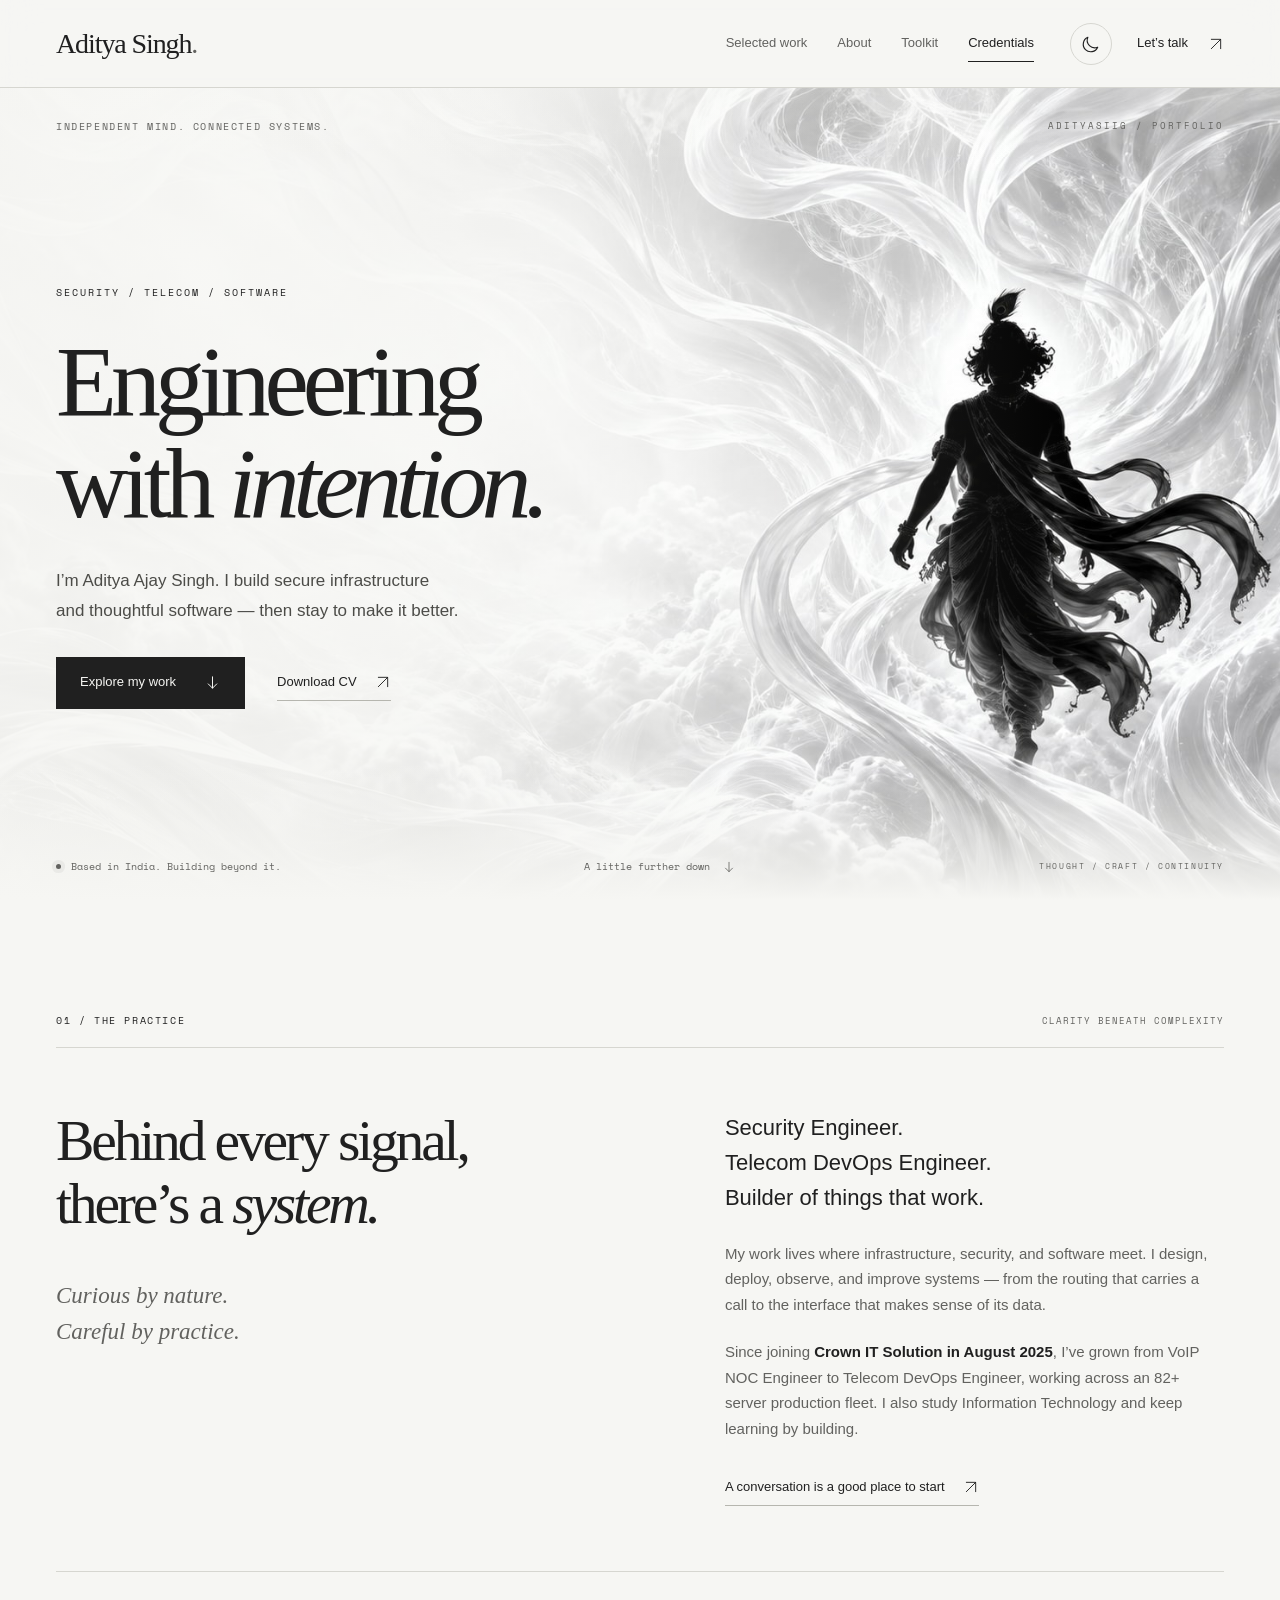
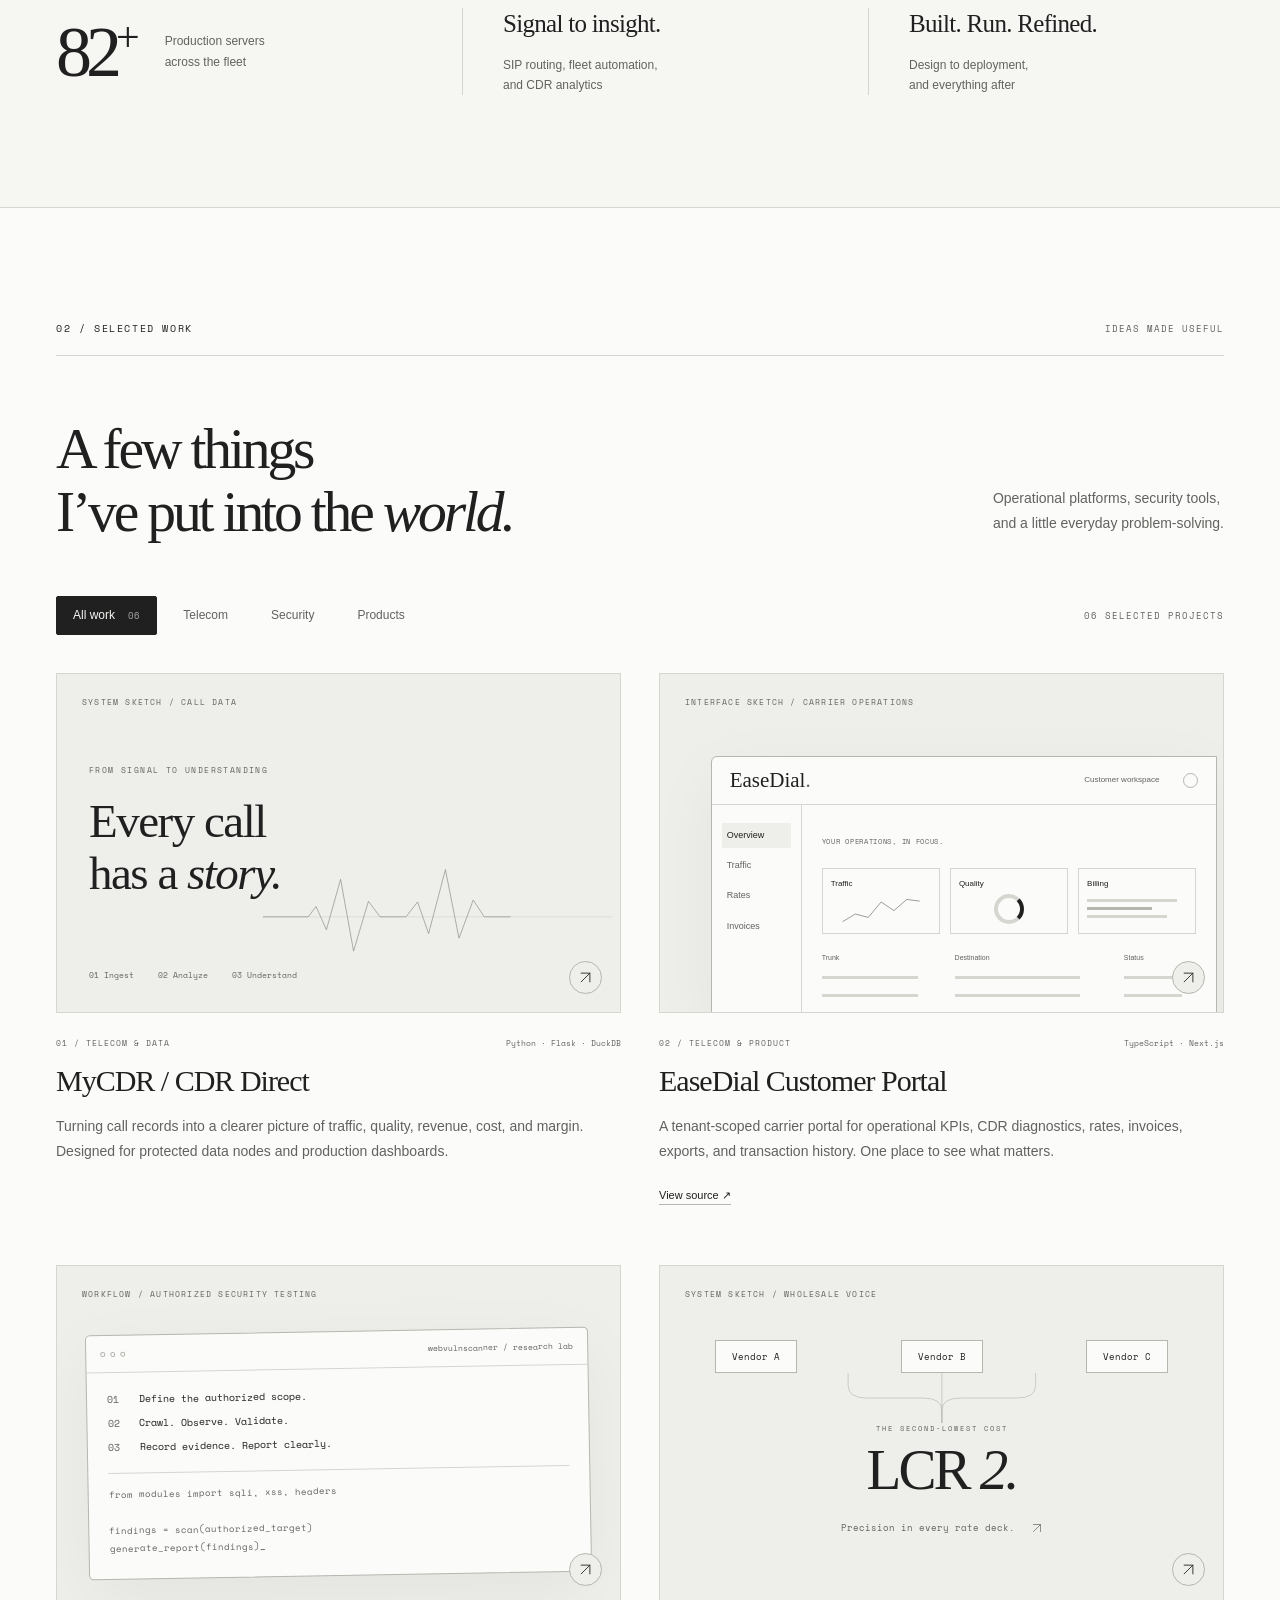
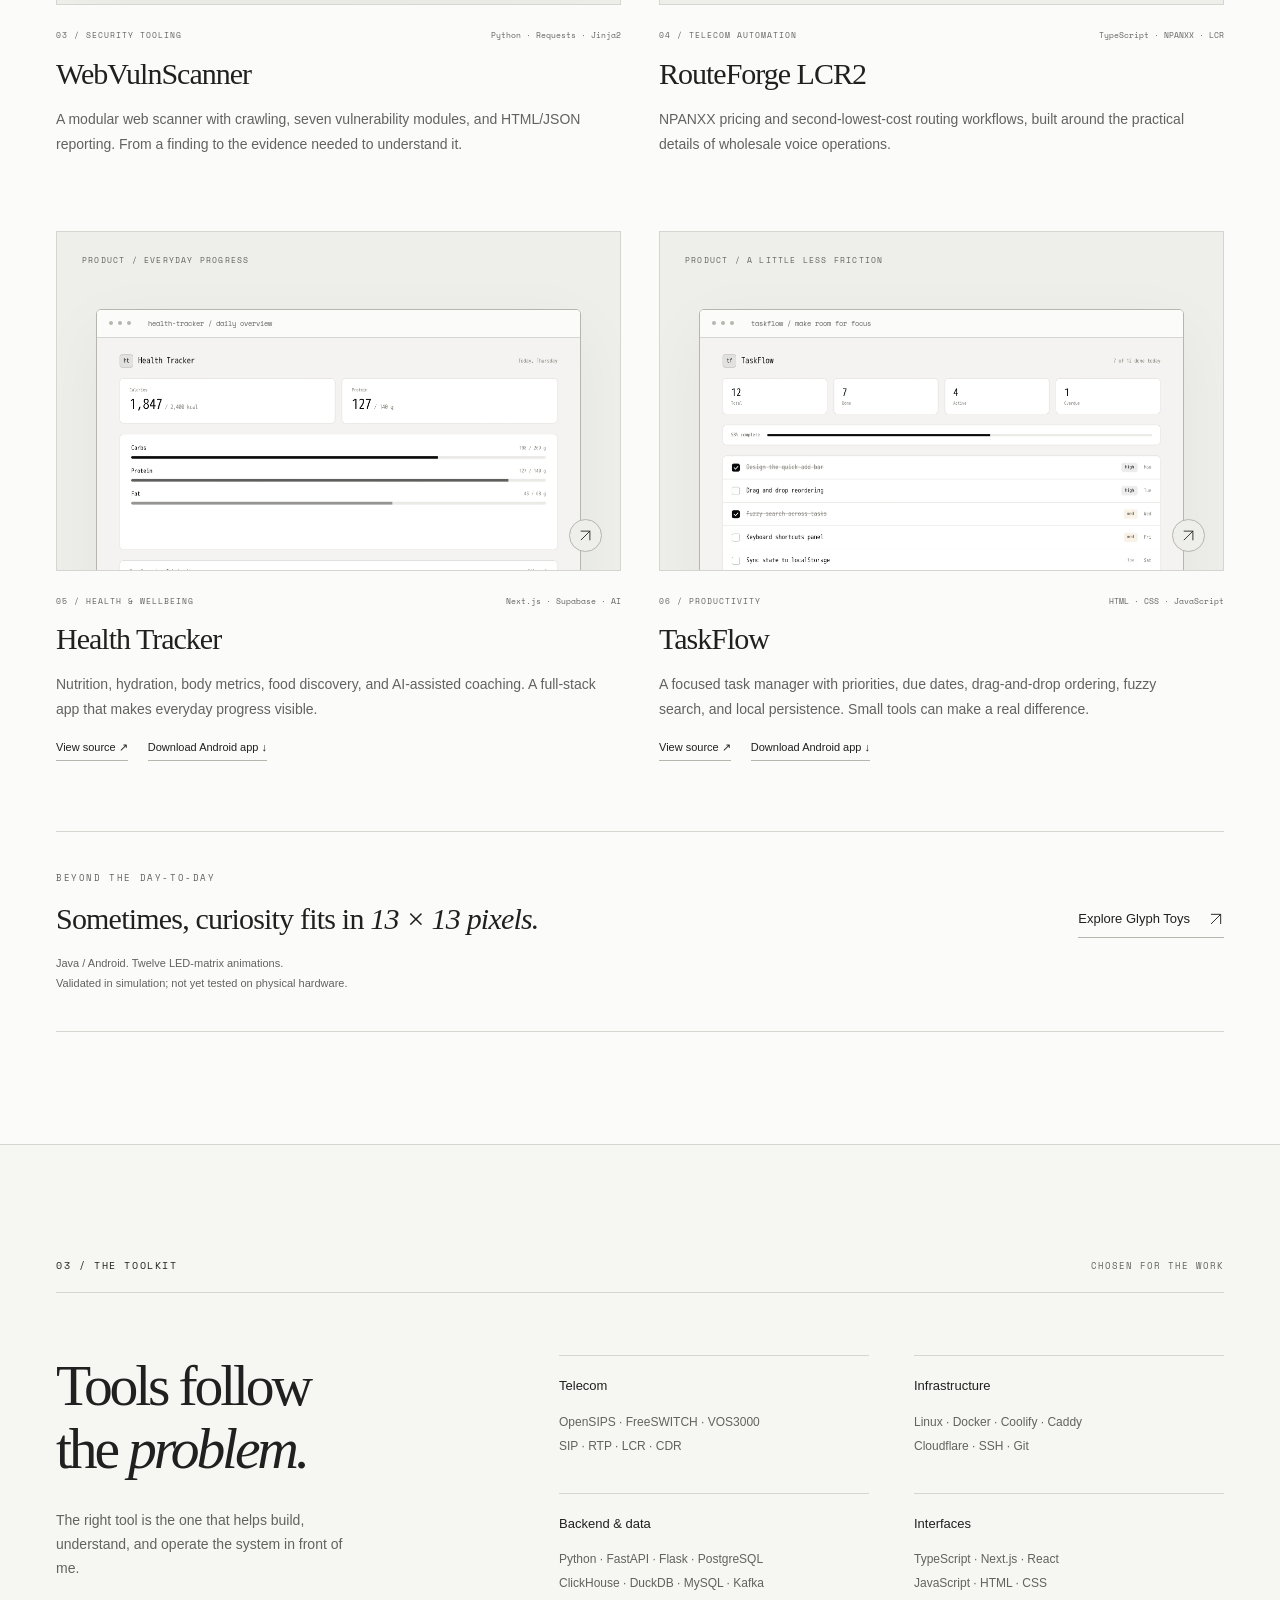
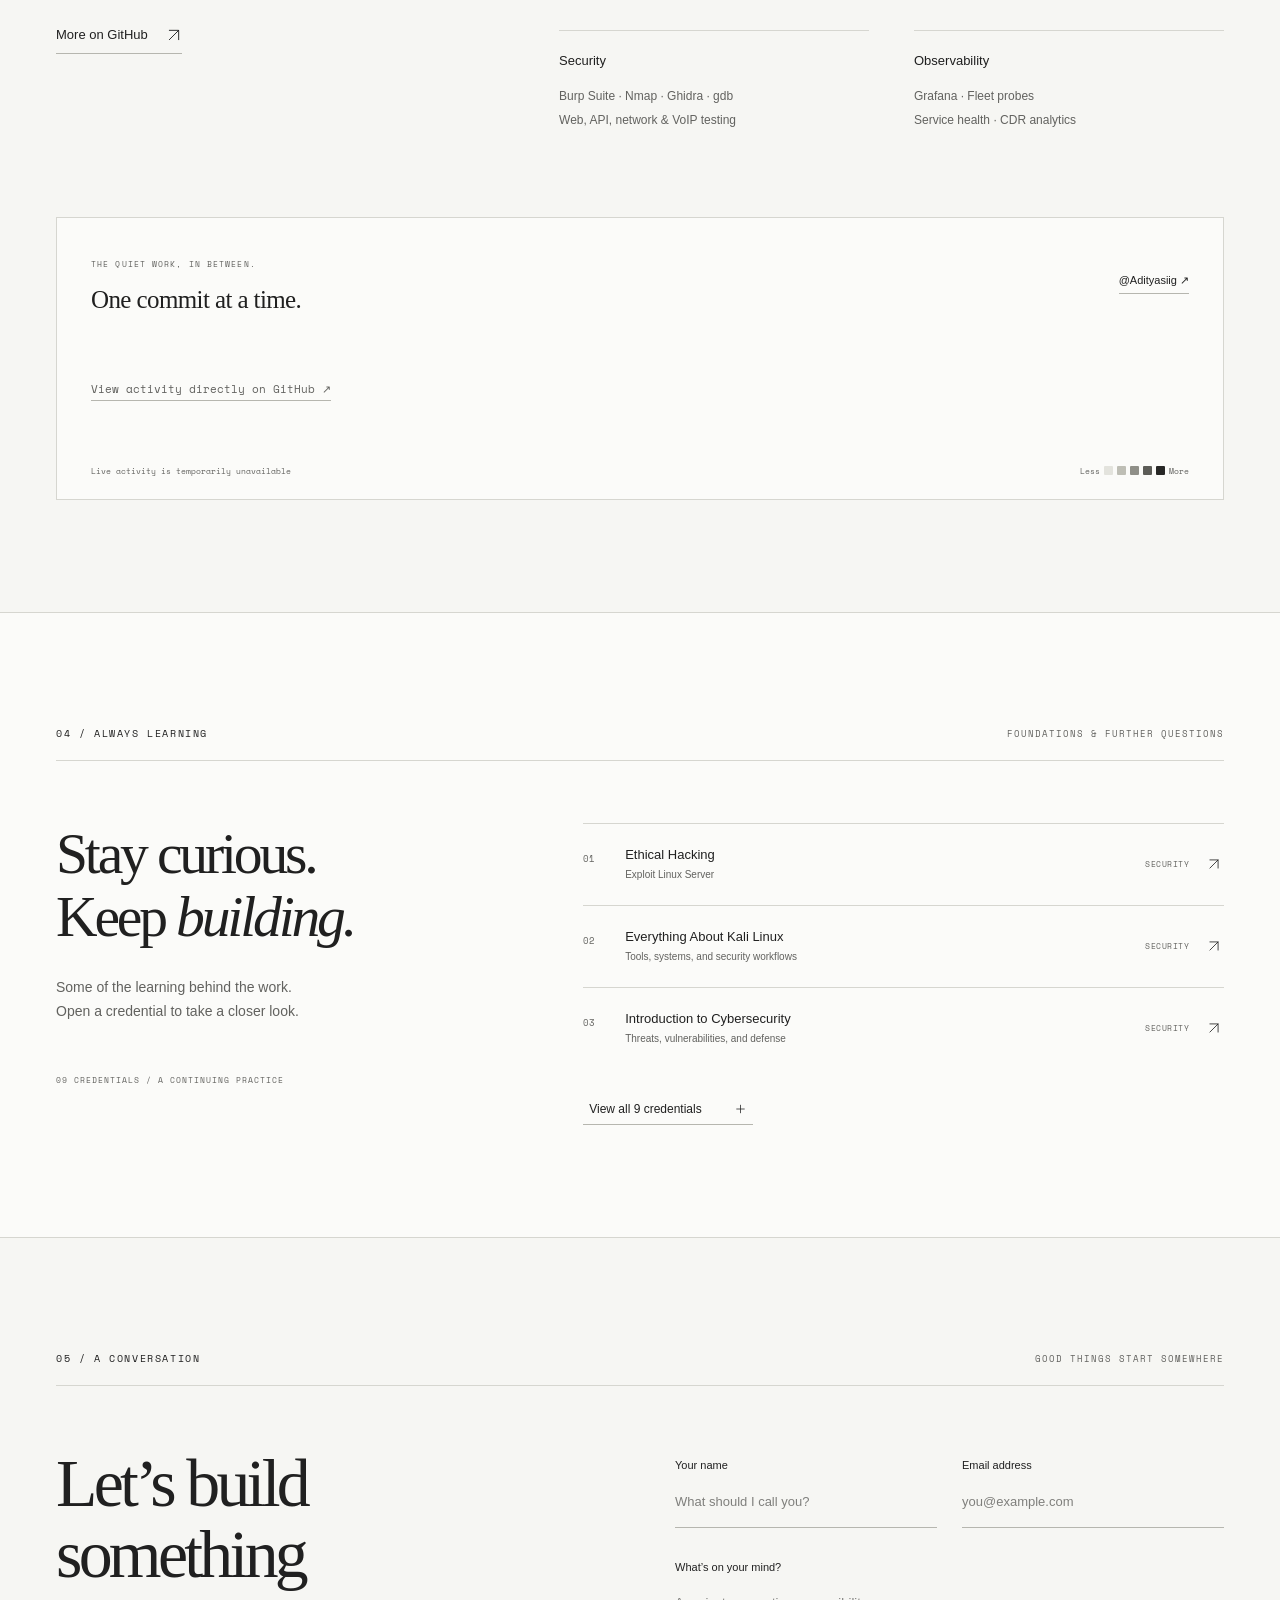
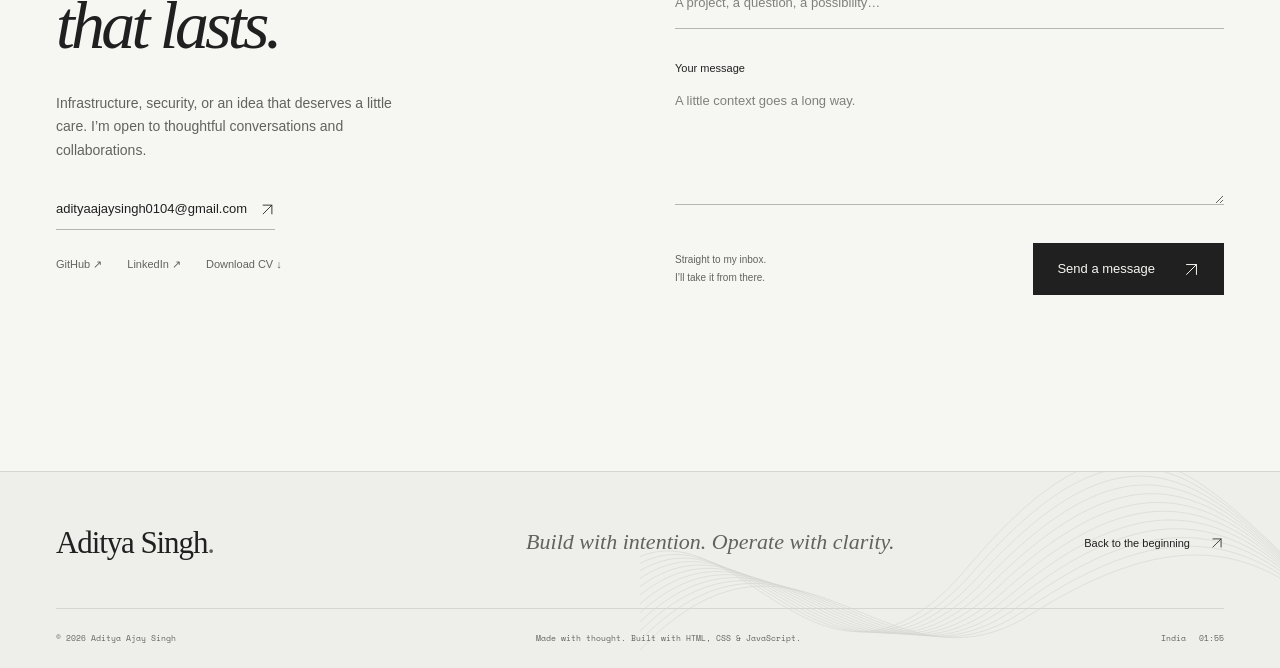
<file: index.html>
<!doctype html>
<html lang="en" class="no-js" data-theme="light">
<head>
  <meta charset="utf-8">
  <meta name="viewport" content="width=device-width, initial-scale=1">
  <meta name="description" content="Aditya Ajay Singh — Security Engineer and Telecom DevOps Engineer. Secure infrastructure, thoughtful software, and systems built to last.">
  <meta name="author" content="Aditya Ajay Singh">
  <meta name="theme-color" content="#f6f6f3">
  <meta name="robots" content="index, follow, max-image-preview:large">
  <link rel="canonical" href="https://adityasiig.github.io/Portfolio/">
  <meta property="og:title" content="Aditya Ajay Singh — Engineering with intention">
  <meta property="og:description" content="Security, telecom infrastructure, and thoughtful software. A selection of the systems I build and the work behind them.">
  <meta property="og:type" content="website">
  <meta property="og:url" content="https://adityasiig.github.io/Portfolio/">
  <meta property="og:site_name" content="Aditya Ajay Singh">
  <meta property="og:image" content="https://adityasiig.github.io/Portfolio/public/images/flow/social-cover.png">
  <meta property="og:image:alt" content="Aditya Ajay Singh, surrounded by flowing silver-white ribbons">
  <meta name="twitter:card" content="summary_large_image">
  <meta name="twitter:title" content="Aditya Ajay Singh — Engineering with intention">
  <meta name="twitter:description" content="Security, telecom infrastructure, and thoughtful software. Built with intention. Operated with clarity.">
  <meta name="twitter:image" content="https://adityasiig.github.io/Portfolio/public/images/flow/social-cover.png">
  <title>Aditya Ajay Singh — Engineering with intention</title>
  <link rel="icon" href="public/images/favicon.svg?v=flow" type="image/svg+xml">
  <link rel="icon" href="public/images/favicon.ico?v=flow" sizes="any">
  <link rel="apple-touch-icon" href="public/images/favicon.png?v=flow">
  <link rel="preload" href="public/images/flow/light.jpg" as="image">
  <link rel="preload" href="public/fonts/space-mono.woff2" as="font" type="font/woff2" crossorigin>
  <script>
    document.documentElement.classList.remove('no-js');
    (function () {
      var theme;
      try { theme = localStorage.getItem('theme'); } catch (e) {}
      if (theme !== 'light' && theme !== 'dark') theme = matchMedia('(prefers-color-scheme: dark)').matches ? 'dark' : 'light';
      document.documentElement.dataset.theme = theme;
    })();
  </script>
  <link rel="stylesheet" href="public/css/main.css?v=flow-2">
  <script defer src="public/js/script.js?v=flow-2"></script>
  <script type="application/ld+json">
  {"@context":"https://schema.org","@type":"Person","name":"Aditya Ajay Singh","url":"https://adityasiig.github.io/Portfolio/","jobTitle":"Security Engineer and Telecom DevOps Engineer","email":"mailto:adityaajaysingh0104@gmail.com","knowsAbout":["Telecom Infrastructure","Security Engineering","OpenSIPS","FreeSWITCH","Python","Web Development"],"sameAs":["https://github.com/Adityasiig","https://linkedin.com/in/singhaditya70"]}
  </script>
</head>
<body>
  <svg class="icon-library" xmlns="http://www.w3.org/2000/svg" aria-hidden="true">
    <symbol id="i-arrow" viewBox="0 0 24 24"><path d="M5 19 19 5M5 5h14v14"/></symbol>
    <symbol id="i-down" viewBox="0 0 24 24"><path d="M12 4v16m-6-6 6 6 6-6"/></symbol>
    <symbol id="i-sun" viewBox="0 0 24 24"><circle cx="12" cy="12" r="4"/><path d="M12 2v2m0 16v2M2 12h2m16 0h2M5 5l1.5 1.5m11 11L19 19M5 19l1.5-1.5m11-11L19 5"/></symbol>
    <symbol id="i-moon" viewBox="0 0 24 24"><path d="M20 15.8A9 9 0 0 1 8.2 4a9 9 0 1 0 11.8 11.8Z"/></symbol>
    <symbol id="i-plus" viewBox="0 0 24 24"><path d="M12 5v14M5 12h14"/></symbol>
    <symbol id="i-close" viewBox="0 0 24 24"><path d="m6 6 12 12M6 18 18 6"/></symbol>
  </svg>
  <a class="skip-link" href="#main">Skip to content</a>
  <header class="site-header"><div class="header-inner">
    <a class="wordmark" href="#home" aria-label="Aditya Singh, home">Aditya Singh<span>.</span></a>
    <nav class="site-nav" id="site-nav" aria-label="Main navigation"><a href="#work">Selected work</a><a href="#system">About</a><a href="#toolkit">Toolkit</a><a href="#certs">Credentials</a></nav>
    <div class="header-actions"><button class="theme-toggle icon-button" id="themeBtn" type="button" aria-label="Switch to dark theme"><svg class="icon theme-moon" aria-hidden="true"><use href="#i-moon"/></svg><svg class="icon theme-sun" aria-hidden="true"><use href="#i-sun"/></svg></button><a class="header-contact" href="#contact">Let’s talk <svg class="icon" aria-hidden="true"><use href="#i-arrow"/></svg></a><button class="menu-toggle icon-button" id="menuBtn" type="button" aria-label="Open navigation" aria-expanded="false" aria-controls="site-nav"><span></span><span></span></button></div>
  </div></header>
  <main id="main">
    <section class="hero" id="home" aria-labelledby="hero-title">
      <div class="hero-art" aria-hidden="true"><img class="art-light" src="public/images/flow/light.jpg" alt="" width="1672" height="941" fetchpriority="high"><img class="art-dark" src="public/images/flow/dark.jpg" alt="" width="736" height="1308"></div>
      <div class="hero-content wrap"><div class="hero-topline"><span class="eyebrow">Independent mind. Connected systems.</span><span class="hero-edition">ADITYASIIG / PORTFOLIO</span></div><div class="hero-copy"><p class="eyebrow hero-kicker">Security / Telecom / Software</p><h1 id="hero-title">Engineering<br>with <em>intention.</em></h1><p class="hero-intro">I’m Aditya Ajay Singh. I build secure infrastructure<br class="desktop-break"> and thoughtful software — then stay to make it better.</p><div class="hero-actions"><a class="button button-solid" href="#work">Explore my work <svg class="icon" aria-hidden="true"><use href="#i-down"/></svg></a><a class="text-link" href="public/files/cv.pdf" download>Download CV <svg class="icon" aria-hidden="true"><use href="#i-arrow"/></svg></a></div></div><div class="hero-bottom"><span><span class="status-dot"></span> Based in India. Building beyond it.</span><a href="#system">A little further down <svg class="icon" aria-hidden="true"><use href="#i-down"/></svg></a><span class="hero-coordinate">THOUGHT / CRAFT / CONTINUITY</span></div></div>
    </section>

    <section class="practice section wrap" id="system" aria-labelledby="practice-title">
      <div class="section-label" data-reveal><span>01 / The practice</span><span>Clarity beneath complexity</span></div>
      <div class="practice-grid"><div data-reveal><h2 id="practice-title">Behind every signal,<br>there’s a <em>system.</em></h2><p class="display-note">Curious by nature.<br>Careful by practice.</p></div><div class="practice-copy" data-reveal><p class="lead">Security Engineer.<br>Telecom DevOps Engineer.<br>Builder of things that work.</p><p>My work lives where infrastructure, security, and software meet. I design, deploy, observe, and improve systems — from the routing that carries a call to the interface that makes sense of its data.</p><p>Since joining <strong>Crown IT Solution in August 2025</strong>, I’ve grown from VoIP NOC Engineer to Telecom DevOps Engineer, working across an 82+ server production fleet. I also study Information Technology and keep learning by building.</p><a class="text-link" href="#contact">A conversation is a good place to start <svg class="icon" aria-hidden="true"><use href="#i-arrow"/></svg></a></div></div>
      <div class="practice-facts" data-reveal><div><span class="fact-number">82<span>+</span></span><p>Production servers<br>across the fleet</p></div><div><span class="fact-word">Signal to insight.</span><p>SIP routing, fleet automation,<br>and CDR analytics</p></div><div><span class="fact-word">Built. Run. Refined.</span><p>Design to deployment,<br>and everything after</p></div></div>
    </section>

    <section class="work section" id="work" aria-labelledby="work-title"><div class="wrap">
      <div class="section-label" data-reveal><span>02 / Selected work</span><span>Ideas made useful</span></div><div class="section-heading" data-reveal><h2 id="work-title">A few things<br>I’ve put into the <em>world.</em></h2><p>Operational platforms, security tools,<br>and a little everyday problem-solving.</p></div>
      <div class="work-controls" data-reveal><div class="filters" role="group" aria-label="Filter projects"><button class="filter is-active" data-filter="all" aria-pressed="true" type="button">All work <span>06</span></button><button class="filter" data-filter="telecom" aria-pressed="false" type="button">Telecom</button><button class="filter" data-filter="security" aria-pressed="false" type="button">Security</button><button class="filter" data-filter="products" aria-pressed="false" type="button">Products</button></div><span class="eyebrow" id="project-count" aria-live="polite">06 selected projects</span></div>
      <div class="project-grid" id="project-grid">
        <article class="project" data-category="telecom" data-reveal>
          <a class="project-visual visual-cdr" href="https://github.com/Adityasiig/cdr-direct" target="_blank" rel="noopener noreferrer" aria-label="Explore MyCDR source on GitHub"><span class="visual-caption">SYSTEM SKETCH / CALL DATA</span><div class="cdr-sketch"><span class="sketch-overline">FROM SIGNAL TO UNDERSTANDING</span><strong>Every call<br>has a <em>story.</em></strong><svg class="signal-line" viewBox="0 0 540 140" aria-hidden="true"><path class="signal-base" d="M0 96H540"/><path d="M0 96h70l12-16 16 36 22-78 20 111 23-77 18 24h40l18-23 17 49 26-99 21 106 22-59 17 26h98l18-20 17 39 16-19h70"/></svg><div class="sketch-stages"><span>01 Ingest</span><span>02 Analyze</span><span>03 Understand</span></div></div><span class="visual-arrow"><svg class="icon" aria-hidden="true"><use href="#i-arrow"/></svg></span></a>
          <div class="project-meta"><span>01 / TELECOM & DATA</span><span>Python · Flask · DuckDB</span></div><h3><a href="https://github.com/Adityasiig/cdr-direct" target="_blank" rel="noopener noreferrer">MyCDR / CDR Direct <svg class="icon" aria-hidden="true"><use href="#i-arrow"/></svg></a></h3><p>Turning call records into a clearer picture of traffic, quality, revenue, cost, and margin. Designed for protected data nodes and production dashboards.</p>
        </article>
        <article class="project" data-category="telecom" data-reveal>
          <a class="project-visual visual-portal" href="https://portal.easedial.com" target="_blank" rel="noopener noreferrer" aria-label="Visit EaseDial customer portal"><span class="visual-caption">INTERFACE SKETCH / CARRIER OPERATIONS</span><div class="portal-sketch"><div class="portal-top"><b>EaseDial<span>.</span></b><span>Customer workspace</span><i></i></div><div class="portal-body"><div class="portal-sidebar"><span class="selected">Overview</span><span>Traffic</span><span>Rates</span><span>Invoices</span></div><div class="portal-content"><span class="sketch-overline">YOUR OPERATIONS, IN FOCUS.</span><div class="portal-tiles"><span>Traffic<svg viewBox="0 0 90 35" aria-hidden="true"><path d="m0 30 15-9 15 4 15-18 15 10 15-13 15 2"/></svg></span><span>Quality<span class="quality-ring"></span></span><span>Billing<span class="billing-lines"><i></i><i></i><i></i></span></span></div><div class="portal-table"><span>Trunk</span><span>Destination</span><span>Status</span><i></i><i></i><i></i><i></i><i></i><i></i></div></div></div></div><span class="visual-arrow"><svg class="icon" aria-hidden="true"><use href="#i-arrow"/></svg></span></a>
          <div class="project-meta"><span>02 / TELECOM & PRODUCT</span><span>TypeScript · Next.js</span></div><h3><a href="https://portal.easedial.com" target="_blank" rel="noopener noreferrer">EaseDial Customer Portal <svg class="icon" aria-hidden="true"><use href="#i-arrow"/></svg></a></h3><p>A tenant-scoped carrier portal for operational KPIs, CDR diagnostics, rates, invoices, exports, and transaction history. One place to see what matters.</p><a class="small-link" href="https://github.com/Adityasiig/easedial-portal" target="_blank" rel="noopener noreferrer">View source ↗</a>
        </article>
        <article class="project" data-category="security" data-reveal>
          <a class="project-visual visual-scanner" href="https://github.com/Adityasiig/WebVulnScanner" target="_blank" rel="noopener noreferrer" aria-label="Explore WebVulnScanner source on GitHub"><span class="visual-caption">WORKFLOW / AUTHORIZED SECURITY TESTING</span><div class="scanner-sketch"><div class="terminal-top"><span></span><span></span><span></span><b>webvulnscanner / research lab</b></div><div class="terminal-body"><p><span>01</span> Define the authorized scope.</p><p><span>02</span> Crawl. Observe. Validate.</p><p><span>03</span> Record evidence. Report clearly.</p><div class="terminal-rule"></div><code>from modules import sqli, xss, headers<br><br>findings = scan(authorized_target)<br>generate_report(findings)<span class="cursor">_</span></code></div></div><span class="visual-arrow"><svg class="icon" aria-hidden="true"><use href="#i-arrow"/></svg></span></a>
          <div class="project-meta"><span>03 / SECURITY TOOLING</span><span>Python · Requests · Jinja2</span></div><h3><a href="https://github.com/Adityasiig/WebVulnScanner" target="_blank" rel="noopener noreferrer">WebVulnScanner <svg class="icon" aria-hidden="true"><use href="#i-arrow"/></svg></a></h3><p>A modular web scanner with crawling, seven vulnerability modules, and HTML/JSON reporting. From a finding to the evidence needed to understand it.</p>
        </article>
        <article class="project" data-category="telecom" data-reveal>
          <a class="project-visual visual-route" href="https://github.com/Adityasiig/routeforge-lcr2" target="_blank" rel="noopener noreferrer" aria-label="Explore RouteForge source on GitHub"><span class="visual-caption">SYSTEM SKETCH / WHOLESALE VOICE</span><div class="route-sketch"><div class="route-vendors"><span>Vendor A</span><span>Vendor B</span><span>Vendor C</span></div><svg class="route-lines" viewBox="0 0 400 80" aria-hidden="true"><path d="M50 0v20q0 20 30 20h90q30 0 30 20v20M200 0v80M350 0v20q0 20-30 20h-90q-30 0-30 20v20"/></svg><div class="route-core"><span>THE SECOND-LOWEST COST</span><strong>LCR <em>2.</em></strong></div><div class="route-result">Precision in every rate deck. <svg class="icon" aria-hidden="true"><use href="#i-arrow"/></svg></div></div><span class="visual-arrow"><svg class="icon" aria-hidden="true"><use href="#i-arrow"/></svg></span></a>
          <div class="project-meta"><span>04 / TELECOM AUTOMATION</span><span>TypeScript · NPANXX · LCR</span></div><h3><a href="https://github.com/Adityasiig/routeforge-lcr2" target="_blank" rel="noopener noreferrer">RouteForge LCR2 <svg class="icon" aria-hidden="true"><use href="#i-arrow"/></svg></a></h3><p>NPANXX pricing and second-lowest-cost routing workflows, built around the practical details of wholesale voice operations.</p>
        </article>
        <article class="project" data-category="products" data-reveal>
          <a class="project-visual visual-app" href="https://health-tracker-five-xi.vercel.app/" target="_blank" rel="noopener noreferrer" aria-label="Open Health Tracker"><span class="visual-caption">PRODUCT / EVERYDAY PROGRESS</span><div class="app-window"><span class="window-bar"><i></i><i></i><i></i><b>health-tracker / daily overview</b></span><img src="public/images/projects/healthtracker-light.webp" data-shot="public/images/projects/healthtracker" width="1200" height="750" alt="Health Tracker dashboard preview" loading="lazy"></div><span class="visual-arrow"><svg class="icon" aria-hidden="true"><use href="#i-arrow"/></svg></span></a>
          <div class="project-meta"><span>05 / HEALTH & WELLBEING</span><span>Next.js · Supabase · AI</span></div><h3><a href="https://health-tracker-five-xi.vercel.app/" target="_blank" rel="noopener noreferrer">Health Tracker <svg class="icon" aria-hidden="true"><use href="#i-arrow"/></svg></a></h3><p>Nutrition, hydration, body metrics, food discovery, and AI-assisted coaching. A full-stack app that makes everyday progress visible.</p><div class="project-links"><a class="small-link" href="https://github.com/Adityasiig/health-tracker" target="_blank" rel="noopener noreferrer">View source ↗</a><a class="small-link" href="public/apk/health-tracker.apk" download="HealthTracker.apk">Download Android app ↓</a></div>
        </article>
        <article class="project" data-category="products" data-reveal>
          <a class="project-visual visual-app visual-task" href="https://adityasiig.github.io/TODO-list/" target="_blank" rel="noopener noreferrer" aria-label="Open TaskFlow"><span class="visual-caption">PRODUCT / A LITTLE LESS FRICTION</span><div class="app-window"><span class="window-bar"><i></i><i></i><i></i><b>taskflow / make room for focus</b></span><img src="public/images/projects/taskflow-light.webp" data-shot="public/images/projects/taskflow" width="1200" height="750" alt="TaskFlow task manager preview" loading="lazy"></div><span class="visual-arrow"><svg class="icon" aria-hidden="true"><use href="#i-arrow"/></svg></span></a>
          <div class="project-meta"><span>06 / PRODUCTIVITY</span><span>HTML · CSS · JavaScript</span></div><h3><a href="https://adityasiig.github.io/TODO-list/" target="_blank" rel="noopener noreferrer">TaskFlow <svg class="icon" aria-hidden="true"><use href="#i-arrow"/></svg></a></h3><p>A focused task manager with priorities, due dates, drag-and-drop ordering, fuzzy search, and local persistence. Small tools can make a real difference.</p><div class="project-links"><a class="small-link" href="https://github.com/Adityasiig/TODO-list" target="_blank" rel="noopener noreferrer">View source ↗</a><a class="small-link" href="public/apk/taskflow.apk" download="TaskFlow.apk">Download Android app ↓</a></div>
        </article>
      </div>
      <div class="work-afterword" data-reveal><span class="eyebrow">Beyond the day-to-day</span><p>Sometimes, curiosity fits in <em>13 × 13 pixels.</em></p><a class="text-link" href="https://github.com/Adityasiig/glyph-radar" target="_blank" rel="noopener noreferrer">Explore Glyph Toys <svg class="icon" aria-hidden="true"><use href="#i-arrow"/></svg></a><span class="afterword-note">Java / Android. Twelve LED-matrix animations.<br>Validated in simulation; not yet tested on physical hardware.</span></div>
    </div></section>

    <section class="toolkit section wrap" id="toolkit" aria-labelledby="toolkit-title">
      <div class="section-label" data-reveal><span>03 / The toolkit</span><span>Chosen for the work</span></div><div class="toolkit-grid"><div class="toolkit-intro" data-reveal><h2 id="toolkit-title">Tools follow<br>the <em>problem.</em></h2><p>The right tool is the one that helps build, understand, and operate the system in front of me.</p><a class="text-link" href="https://github.com/Adityasiig" target="_blank" rel="noopener noreferrer">More on GitHub <svg class="icon" aria-hidden="true"><use href="#i-arrow"/></svg></a></div><div class="tool-groups" data-reveal><div><h3>Telecom</h3><p>OpenSIPS · FreeSWITCH · VOS3000<br>SIP · RTP · LCR · CDR</p></div><div><h3>Infrastructure</h3><p>Linux · Docker · Coolify · Caddy<br>Cloudflare · SSH · Git</p></div><div><h3>Backend & data</h3><p>Python · FastAPI · Flask · PostgreSQL<br>ClickHouse · DuckDB · MySQL · Kafka</p></div><div><h3>Interfaces</h3><p>TypeScript · Next.js · React<br>JavaScript · HTML · CSS</p></div><div><h3>Security</h3><p>Burp Suite · Nmap · Ghidra · gdb<br>Web, API, network & VoIP testing</p></div><div><h3>Observability</h3><p>Grafana · Fleet probes<br>Service health · CDR analytics</p></div></div></div>
      <div class="activity" id="activity" data-reveal><div class="activity-head"><div><span class="eyebrow">The quiet work, in between.</span><h3>One commit at a time.</h3></div><a class="small-link" href="https://github.com/Adityasiig" target="_blank" rel="noopener noreferrer">@Adityasiig ↗</a></div><div class="calendar-scroll"><div id="gh-calendar" aria-label="GitHub contribution calendar"><p class="calendar-placeholder">Loading GitHub activity…</p></div></div><div class="activity-foot"><span id="gh-contrib-count" aria-live="polite">Last 12 months</span><span class="calendar-key" aria-hidden="true">Less <i></i><i></i><i></i><i></i><i></i> More</span></div></div>
    </section>

    <section class="credentials section" id="certs" aria-labelledby="certs-title"><div class="wrap">
      <div class="section-label" data-reveal><span>04 / Always learning</span><span>Foundations & further questions</span></div><div class="credentials-grid"><div class="credentials-intro" data-reveal><h2 id="certs-title">Stay curious.<br>Keep <em>building.</em></h2><p>Some of the learning behind the work.<br>Open a credential to take a closer look.</p><span class="eyebrow">09 credentials / A continuing practice</span></div><div data-reveal><ul class="certificate-list" id="certificate-list">
        <li><button class="certificate" type="button" data-img="public/Certificates/full/Ethical Hacking_- Exploit Linux Server_.webp"><span class="certificate-index">01</span><span><strong>Ethical Hacking</strong><small>Exploit Linux Server</small></span><span class="certificate-category">Security</span><svg class="icon" aria-hidden="true"><use href="#i-arrow"/></svg></button></li>
        <li><button class="certificate" type="button" data-img="public/Certificates/full/Everything About Kali Linux OS_page-0001.webp"><span class="certificate-index">02</span><span><strong>Everything About Kali Linux</strong><small>Tools, systems, and security workflows</small></span><span class="certificate-category">Security</span><svg class="icon" aria-hidden="true"><use href="#i-arrow"/></svg></button></li>
        <li><button class="certificate" type="button" data-img="public/Certificates/full/1747098730146_page-0001.webp"><span class="certificate-index">03</span><span><strong>Introduction to Cybersecurity</strong><small>Threats, vulnerabilities, and defense</small></span><span class="certificate-category">Security</span><svg class="icon" aria-hidden="true"><use href="#i-arrow"/></svg></button></li>
        <li class="certificate-extra"><button class="certificate" type="button" data-img="public/Certificates/full/Computer Networking.webp"><span class="certificate-index">04</span><span><strong>Computer Networking</strong><small>TCP/IP, network architecture, and protocols</small></span><span class="certificate-category">Networks</span><svg class="icon" aria-hidden="true"><use href="#i-arrow"/></svg></button></li>
        <li class="certificate-extra"><button class="certificate" type="button" data-img="public/Certificates/full/Ubuntu Network Server_page-0001.webp"><span class="certificate-index">05</span><span><strong>Ubuntu Network Server</strong><small>Configuring and managing Linux services</small></span><span class="certificate-category">Systems</span><svg class="icon" aria-hidden="true"><use href="#i-arrow"/></svg></button></li>
        <li class="certificate-extra"><button class="certificate" type="button" data-img="public/Certificates/full/c++.webp"><span class="certificate-index">06</span><span><strong>C++ Programming</strong><small>Programming fundamentals</small></span><span class="certificate-category">Code</span><svg class="icon" aria-hidden="true"><use href="#i-arrow"/></svg></button></li>
        <li class="certificate-extra"><button class="certificate" type="button" data-img="public/Certificates/full/PL SQL.webp"><span class="certificate-index">07</span><span><strong>PL/SQL Database</strong><small>Stored procedures, triggers, and SQL</small></span><span class="certificate-category">Data</span><svg class="icon" aria-hidden="true"><use href="#i-arrow"/></svg></button></li>
        <li class="certificate-extra"><button class="certificate" type="button" data-img="public/Certificates/full/R programming.webp"><span class="certificate-index">08</span><span><strong>R Programming</strong><small>Statistical computing and visualization</small></span><span class="certificate-category">Data</span><svg class="icon" aria-hidden="true"><use href="#i-arrow"/></svg></button></li>
        <li class="certificate-extra"><button class="certificate" type="button" data-img="public/Certificates/full/basic-structure-of-computer.webp"><span class="certificate-index">09</span><span><strong>Basic Structure of Computer</strong><small>Hardware and computer architecture</small></span><span class="certificate-category">Foundations</span><svg class="icon" aria-hidden="true"><use href="#i-arrow"/></svg></button></li>
      </ul><button class="text-link certificates-toggle" id="certificates-toggle" type="button" aria-expanded="true" aria-controls="certificate-list"><span>Show fewer credentials</span><svg class="icon" aria-hidden="true"><use href="#i-plus"/></svg></button></div></div>
    </div></section>

    <section class="contact section wrap" id="contact" aria-labelledby="contact-title">
      <div class="section-label" data-reveal><span>05 / A conversation</span><span>Good things start somewhere</span></div><div class="contact-grid"><div class="contact-intro" data-reveal><h2 id="contact-title">Let’s build<br>something<br><em>that lasts.</em></h2><p>Infrastructure, security, or an idea that deserves a little care. I’m open to thoughtful conversations and collaborations.</p><a class="contact-email" href="mailto:adityaajaysingh0104@gmail.com">adityaajaysingh0104@gmail.com <svg class="icon" aria-hidden="true"><use href="#i-arrow"/></svg></a><div class="social-links"><a href="https://github.com/Adityasiig" target="_blank" rel="noopener noreferrer">GitHub ↗</a><a href="https://linkedin.com/in/singhaditya70" target="_blank" rel="noopener noreferrer">LinkedIn ↗</a><a href="public/files/cv.pdf" download>Download CV ↓</a></div></div>
      <form id="contactForm" class="contact-form" data-reveal novalidate><div class="form-row"><div class="form-group"><label for="name">Your name</label><input id="name" name="name" autocomplete="name" placeholder="What should I call you?" required maxlength="120"></div><div class="form-group"><label for="email">Email address</label><input type="email" id="email" name="email" autocomplete="email" placeholder="you@example.com" required maxlength="254"></div></div><div class="form-group"><label for="subject">What’s on your mind?</label><input id="subject" name="subject" placeholder="A project, a question, a possibility…" required maxlength="200"></div><div class="form-group"><label for="message">Your message</label><textarea id="message" name="message" placeholder="A little context goes a long way." rows="4" minlength="10" maxlength="5000" required></textarea></div><div class="form-bottom"><span class="form-note">Straight to my inbox.<br>I’ll take it from there.</span><button class="button button-solid" type="submit" id="submitBtn"><span class="btn-text">Send a message</span><svg class="icon" aria-hidden="true"><use href="#i-arrow"/></svg></button></div><p class="form-status" id="form-status" role="status" aria-live="polite"></p><noscript><p>Please <a href="mailto:adityaajaysingh0104@gmail.com">email me directly</a> to get in touch.</p></noscript></form></div>
    </section>
  </main>
  <footer class="site-footer"><div class="wrap footer-content"><a class="wordmark" href="#home">Aditya Singh<span>.</span></a><p>Build with intention. Operate with clarity.</p><a class="back-top" href="#home">Back to the beginning <svg class="icon" aria-hidden="true"><use href="#i-arrow"/></svg></a><div class="footer-bottom"><span>© <span id="year">2026</span> Aditya Ajay Singh</span><span>Made with thought. Built with HTML, CSS & JavaScript.</span><span>India <span id="clock"></span></span></div></div></footer>
  <dialog class="certificate-dialog" id="certificate-dialog" aria-labelledby="certificate-title"><div class="dialog-bar"><h2 id="certificate-title">Credential</h2><button class="icon-button" id="certificate-close" type="button" aria-label="Close certificate"><svg class="icon" aria-hidden="true"><use href="#i-close"/></svg></button></div><div class="dialog-image"><img id="certificate-image" alt=""><p id="certificate-error" hidden>Unable to load this certificate. Please try again.</p></div></dialog>
</body>
</html>
</file>
<file: public/css/main.css>
@font-face {
  font-family: Space Mono;
  src: url('../fonts/space-mono.woff2') format('woff2');
  font-style: normal;
  font-weight: 400;
  font-display:swap
}
:root {
  color-scheme: light;
  --bg: #f6f6f3;
  --surface: #eeeeeb;
  --paper: #fbfbf9;
  --ink: #202020;
  --muted: #62625f;
  --line: #d6d6d0;
  --line-strong: #b6b6af;
  --inverse: #f6f6f3;
  --header: rgba(246,246,243,.91);
  --shadow: 0 20px 70px #0000000c;
  --cell-0:#e3e3dd;
  --cell-1:#bebeb5;
  --cell-2:#8f8f88;
  --cell-3:#5c5c57;
  --cell-4:#272726;
  --serif: Georgia,'Times New Roman',serif;
  --sans: -apple-system,BlinkMacSystemFont,'Segoe UI',Arial,sans-serif;
  --mono:'Space Mono',monospace
}
:root[data-theme=dark] {
  color-scheme: dark;
  --bg: #131313;
  --surface: #1c1c1c;
  --paper: #181818;
  --ink: #ededeb;
  --muted: #b2b2ac;
  --line: #353534;
  --line-strong: #62625d;
  --inverse: #181818;
  --header: rgba(19,19,19,.91);
  --shadow: 0 20px 70px #00000022;
  --cell-0:#272726;
  --cell-1:#4b4b48;
  --cell-2:#787872;
  --cell-3:#a6a69f;
  --cell-4:#deded6
}
* {
  box-sizing:border-box
}
html {
  scroll-behavior: smooth;
  scroll-padding-top:112px
}
body {
  margin: 0;
  background: var(--bg);
  color: var(--ink);
  font: 16px/1.7 var(--sans);
  -webkit-font-smoothing:antialiased
}
body,button,input,textarea {
  font-family:var(--sans)
}
button,input,textarea {
  font-size:inherit
}
button,a {
  -webkit-tap-highlight-color:transparent
}
button {
  cursor:pointer
}
a {
  color: inherit;
  text-decoration:none
}
img,svg {
  max-width:100%
}
img {
  display:block
}
button {
  color:inherit
}
button:disabled {
  cursor: wait;
  opacity:.6
}
button:focus-visible,a:focus-visible,input:focus-visible,textarea:focus-visible,[tabindex]:focus-visible {
  outline: 2px solid var(--ink);
  outline-offset:5px
}
::selection {
  background: var(--ink);
  color:var(--bg)
}
[hidden] {
  display:none!important
}
h1,h2,h3,p {
  margin-top:0
}
h1,h2 {
  font-family: var(--serif);
  font-weight: 400;
  letter-spacing: -.055em;
  line-height:1.09
}
h2 {
  font-size: clamp(40px,4.5vw,66px);
  margin-bottom:28px
}
em {
  font-family: var(--serif);
  font-weight:400
}
strong {
  font-weight:550
}
p {
  margin-bottom:22px
}
button {
  background: none;
  border:0
}
ul {
  list-style: none;
  padding: 0;
  margin:0
}
.wrap {
  width: calc(100% - 112px);
  max-width: 1280px;
  margin-inline:auto
}
.section {
  padding-block:112px
}
.icon-library {
  position: absolute;
  width: 0;
  height: 0;
  overflow:hidden
}
.icon {
  display: inline-block;
  width: 20px;
  height: 20px;
  fill: none;
  stroke: currentColor;
  stroke-width: 1.4;
  stroke-linecap: round;
  stroke-linejoin: round;
  flex-shrink: 0;
  vertical-align:middle
}
.eyebrow,.section-label,.project-meta,.visual-caption,.sketch-overline {
  font-family: var(--mono);
  font-size: 10px;
  line-height: 1.7;
  letter-spacing: 1.6px;
  text-transform:uppercase
}
.skip-link {
  position: fixed;
  left: 20px;
  top: -70px;
  z-index: 200;
  background: var(--ink);
  color: var(--bg);
  padding:12px 20px
}
.skip-link:focus {
  top:16px
}
.site-header {
  position: sticky;
  top: 0;
  z-index: 50;
  height: 88px;
  border-bottom: 1px solid var(--line);
  background: var(--header);
  backdrop-filter:blur(18px)
}
.header-inner {
  height: 100%;
  max-width: 1440px;
  width: calc(100% - 112px);
  margin: auto;
  display: flex;
  align-items: center;
  justify-content: space-between;
  gap:36px
}
.wordmark {
  font: 28px/1 var(--serif);
  letter-spacing: -1.1px;
  white-space:nowrap
}
.wordmark span {
  color:var(--muted)
}
.site-nav {
  display: flex;
  align-items: center;
  gap: 30px;
  margin-left:auto
}
.site-nav a {
  font-size: 13px;
  color: var(--muted);
  position: relative;
  padding-block:12px
}
.site-nav a:hover,.site-nav a.is-current {
  color:var(--ink)
}
.site-nav a:after {
  content: '';
  position: absolute;
  left: 0;
  bottom: 5px;
  width: 100%;
  height: 1px;
  background: currentColor;
  transform: scaleX(0);
  transform-origin: left;
  transition:transform .25s
}
.site-nav a:hover:after,.site-nav a.is-current:after {
  transform:scaleX(1)
}
.header-actions {
  display: flex;
  align-items: center;
  gap:25px
}
.icon-button {
  display: inline-flex;
  align-items: center;
  justify-content: center;
  width: 42px;
  height: 42px;
  border: 1px solid var(--line);
  border-radius: 50%;
  transition:background .2s,border-color .2s
}
.icon-button:hover {
  background: var(--surface);
  border-color:var(--line-strong)
}
.header-contact {
  display: flex;
  align-items: center;
  gap: 20px;
  font-size:13px
}
.header-contact .icon {
  width:16px
}
.theme-sun,[data-theme=dark] .theme-moon {
  display:none
}
[data-theme=dark] .theme-sun {
  display:inline-block
}
.menu-toggle {
  display:none
}
.no-js .theme-toggle,.no-js .menu-toggle {
  display:none
}
.hero {
  height: min(820px,calc(100svh - 88px));
  min-height: 680px;
  position: relative;
  isolation: isolate;
  overflow: hidden;
  background:var(--bg)
}
.hero-art {
  position: absolute;
  inset: 0;
  z-index:-2
}
.hero-art .art-light {
  height: 100%;
  width: 100%;
  object-fit: cover;
  object-position:center
}
.hero-art .art-dark {
  display:none
}
.hero:before {
  content: '';
  position: absolute;
  inset: 0;
  z-index: -1;
  background:linear-gradient(90deg,rgba(246,246,243,.87),rgba(246,246,243,.74) 31%,rgba(246,246,243,.12) 65%,transparent 85%)
}
.hero:after {
  content: '';
  position: absolute;
  inset: 0;
  pointer-events: none;
  z-index: -1;
  background:linear-gradient(0deg,var(--bg),transparent 17%,transparent 90%,color-mix(in srgb,var(--bg) 25%,transparent))
}
.hero-content {
  height: 100%;
  display: flex;
  flex-direction: column;
  padding-top: 30px;
  padding-bottom:25px
}
.hero-topline {
  display: flex;
  justify-content: space-between;
  gap: 20px;
  color:var(--muted)
}
.hero-edition {
  font: 9px/1.7 var(--mono);
  letter-spacing:2px
}
.hero-copy {
  margin-block: auto;
  max-width: 800px;
  padding-block:50px
}
.hero-kicker {
  margin-bottom: 30px;
  letter-spacing:2px
}
.hero h1 {
  font-size: clamp(74px,7.8vw,118px);
  margin: 0 0 30px;
  letter-spacing: -.06em;
  line-height:1.025
}
.hero h1 em {
  letter-spacing:-.065em
}
.hero-intro {
  font-size: 17px;
  line-height: 1.8;
  max-width: 510px;
  color: #4c4c48;
  margin-bottom:30px
}
.hero-actions {
  display: flex;
  align-items: center;
  gap:32px
}
.button {
  display: inline-flex;
  align-items: center;
  justify-content: center;
  gap: 28px;
  min-height: 52px;
  padding: 16px 23px;
  font-size: 13px;
  font-weight: 500;
  line-height: 1.3;
  border: 1px solid var(--ink);
  transition:background .2s,color .2s,transform .2s
}
.button-solid {
  background: var(--ink);
  color:var(--inverse)
}
.button:hover {
  background: var(--muted);
  border-color: var(--muted);
  transform:translateY(-2px)
}
.button .icon {
  width: 17px;
  height:17px
}
.text-link {
  display: inline-flex;
  align-items: center;
  justify-content: space-between;
  gap: 18px;
  font-size: 13px;
  padding-block: 7px;
  border-bottom: 1px solid var(--line-strong);
  transition:gap .2s,border-color .2s
}
.text-link:hover {
  border-color: var(--ink);
  gap:24px
}
.text-link .icon {
  width: 16px;
  height:16px
}
.hero-bottom {
  display: flex;
  align-items: center;
  justify-content: space-between;
  gap: 20px;
  font: 10px/1.7 var(--mono);
  color:var(--muted)
}
.hero-bottom>span:first-child {
  display: flex;
  align-items: center;
  gap:10px
}
.hero-bottom>a {
  display: flex;
  align-items: center;
  gap:12px
}
.hero-bottom .icon {
  width: 14px;
  height:14px
}
.hero-coordinate {
  font-size: 8px;
  letter-spacing:1.6px
}
.status-dot {
  display: inline-block;
  width: 5px;
  height: 5px;
  border-radius: 50%;
  background: currentColor;
  box-shadow:0 0 0 4px #80808018
}
[data-theme=dark] .hero-art .art-light {
  display:none
}
[data-theme=dark] .hero-art .art-dark {
  display: block;
  position: absolute;
  width: max(680px,calc(100svh - 88px));
  max-width: none;
  height: auto;
  left: 76%;
  top: 50%;
  transform: translate(-50%,-50%) rotate(-90deg);
  mask-image:linear-gradient(to bottom,transparent,black 26%,black)
}
[data-theme=dark] .hero:before {
  background:linear-gradient(90deg,#131313 5%,#131313e8 35%,#13131340 67%,transparent)
}
[data-theme=dark] .hero-intro {
  color:var(--muted)
}
.section-label {
  display: flex;
  align-items: center;
  justify-content: space-between;
  gap: 20px;
  padding-bottom: 18px;
  margin-bottom: 62px;
  border-bottom: 1px solid var(--line);
  color:var(--muted)
}
.section-label>span:first-child {
  color:var(--ink)
}
.section-label>span:last-child {
  font-size: 9px;
  letter-spacing:1px
}
.practice-grid {
  display: grid;
  grid-template-columns: 1.12fr 1fr;
  gap:110px
}
.display-note {
  font: italic 23px/1.6 var(--serif);
  color: var(--muted);
  margin-top:42px
}
.practice-copy {
  max-width:505px
}
.practice-copy .lead {
  font-size: 22px;
  line-height: 1.6;
  color: var(--ink);
  margin-bottom:25px
}
.practice-copy>p:not(.lead) {
  font-size: 15px;
  color:var(--muted)
}
.practice-copy strong {
  color:var(--ink)
}
.practice-copy .text-link {
  margin-top:6px
}
.practice-facts {
  display: grid;
  grid-template-columns: 1fr 1fr 1fr;
  border-top: 1px solid var(--line);
  margin-top: 65px;
  padding-top: 36px;
  gap:50px
}
.practice-facts>div {
  display: flex;
  align-items: center;
  gap:28px
}
.practice-facts>div+div {
  border-left: 1px solid var(--line);
  padding-left: 40px;
  display:block
}
.fact-number {
  font: 72px/1 var(--serif);
  letter-spacing:-6px
}
.fact-number>span {
  font-size: 42px;
  vertical-align: top;
  letter-spacing:-3px
}
.practice-facts p {
  font-size: 12px;
  line-height: 1.7;
  color: var(--muted);
  margin:0
}
.fact-word {
  display: block;
  font: 25px/1.3 var(--serif);
  letter-spacing: -.7px;
  margin-bottom:14px
}
.work {
  background: var(--paper);
  border-block:1px solid var(--line)
}
.section-heading {
  display: flex;
  align-items: flex-end;
  justify-content: space-between;
  gap: 40px;
  margin-bottom:52px
}
.section-heading h2 {
  margin-bottom:0
}
.section-heading>p {
  font-size: 14px;
  color: var(--muted);
  margin-bottom: 8px;
  line-height:1.8
}
.work-controls {
  display: flex;
  align-items: center;
  justify-content: space-between;
  gap: 24px;
  margin-bottom:38px
}
.filters {
  display: flex;
  gap: 9px;
  flex-wrap:wrap
}
.filter {
  font-size: 12px;
  line-height: 1.4;
  padding: 10px 16px;
  border: 1px solid transparent;
  border-radius: 2px;
  color: var(--muted);
  transition:background .2s,border-color .2s
}
.filter:hover {
  border-color:var(--line)
}
.filter.is-active {
  background: var(--ink);
  color: var(--inverse);
  border-color:var(--ink)
}
.filter>span {
  font: 9px var(--mono);
  margin-left: 10px;
  opacity:.65
}
#project-count {
  font-size: 9px;
  letter-spacing: 1px;
  color:var(--muted)
}
.project-grid {
  display: grid;
  grid-template-columns: repeat(2,minmax(0,1fr));
  column-gap: 38px;
  row-gap:58px
}
.project {
  min-width:0
}
.project-visual {
  height: 340px;
  background: var(--surface);
  display: block;
  position: relative;
  overflow: hidden;
  border: 1px solid var(--line);
  transition:border-color .3s
}
.project-visual:hover {
  border-color:var(--line-strong)
}
.visual-caption {
  position: absolute;
  top: 22px;
  left: 25px;
  z-index: 2;
  color: var(--muted);
  font-size: 8px;
  letter-spacing:1.2px
}
.visual-arrow {
  position: absolute;
  bottom: 18px;
  right: 18px;
  border: 1px solid var(--line-strong);
  width: 33px;
  height: 33px;
  border-radius: 50%;
  display: grid;
  place-items: center;
  background: var(--surface);
  transition:transform .25s,background .25s
}
.visual-arrow .icon {
  width: 15px;
  height:15px
}
.project-visual:hover .visual-arrow {
  transform: rotate(45deg);
  background:var(--paper)
}
.project-meta {
  display: flex;
  justify-content: space-between;
  gap: 15px;
  margin: 24px 0 12px;
  color: var(--muted);
  font-size: 8px;
  letter-spacing:1px
}
.project-meta>span:last-child {
  letter-spacing: 0;
  text-transform:none
}
.project h3 {
  font: 30px/1.25 var(--serif);
  letter-spacing: -1px;
  margin-bottom:14px
}
.project h3 a {
  display: flex;
  align-items: center;
  justify-content: space-between;
  gap:20px
}
.project h3 .icon {
  width: 19px;
  opacity: 0;
  transform: translate(-6px,6px);
  transition:opacity .2s,transform .2s
}
.project h3 a:hover .icon {
  opacity: 1;
  transform:none
}
.project>p {
  font-size: 14px;
  color: var(--muted);
  line-height: 1.8;
  max-width: 96%;
  margin-bottom:16px
}
.small-link {
  font-size: 11px;
  border-bottom: 1px solid var(--line-strong);
  padding-bottom:3px
}
.small-link:hover {
  border-color:var(--ink)
}
.project-links {
  display: flex;
  flex-wrap: wrap;
  gap:20px
}
.cdr-sketch {
  position: absolute;
  inset:80px 32px 35px
}
.sketch-overline {
  font-size: 8px;
  letter-spacing: 1.4px;
  color:var(--muted)
}
.cdr-sketch>strong {
  display: block;
  font: 47px/1.1 var(--serif);
  letter-spacing: -1.5px;
  margin-top:15px
}
.signal-line {
  position: absolute;
  width: 70%;
  height: 110px;
  right: -24px;
  bottom: 22px;
  fill: none;
  stroke: currentColor;
  stroke-width: 1;
  opacity:.5
}
.signal-base {
  opacity:.25
}
.sketch-stages {
  position: absolute;
  bottom: -4px;
  left: 0;
  display: flex;
  gap: 24px;
  font: 8px var(--mono);
  color:var(--muted)
}
.portal-sketch {
  position: absolute;
  top: 75px;
  left: 9%;
  width: 90%;
  height: 263px;
  border: 1px solid var(--line-strong);
  border-radius: 6px 0 0 0;
  background: var(--paper);
  box-shadow: var(--shadow);
  transform: translateY(7px);
  transition:transform .4s
}
.project-visual:hover .portal-sketch {
  transform:translateY(0)
}
.portal-top {
  height: 48px;
  display: flex;
  align-items: center;
  gap: 24px;
  padding: 0 18px;
  border-bottom:1px solid var(--line)
}
.portal-top>b {
  font:21px var(--serif)
}
.portal-top>b>span {
  color:var(--muted)
}
.portal-top>span {
  font-size: 8px;
  color: var(--muted);
  margin-left:auto
}
.portal-top>i {
  width: 15px;
  height: 15px;
  border: 1px solid var(--line-strong);
  border-radius: 50%;
  flex-shrink:0
}
.portal-body {
  display: grid;
  grid-template-columns: 90px 1fr;
  height:calc(100% - 48px)
}
.portal-sidebar {
  border-right: 1px solid var(--line);
  padding:18px 10px
}
.portal-sidebar>span {
  display: block;
  font-size: 9px;
  padding: 5px;
  color: var(--muted);
  margin-bottom:5px
}
.portal-sidebar>span.selected {
  background: var(--surface);
  color:var(--ink)
}
.portal-content {
  padding:20px
}
.portal-content .sketch-overline {
  font-size: 7px;
  letter-spacing: .7px;
  white-space:nowrap
}
.portal-tiles {
  display: grid;
  grid-template-columns: repeat(3,1fr);
  gap: 10px;
  margin-top:16px
}
.portal-tiles>span {
  height: 66px;
  border: 1px solid var(--line);
  padding: 8px;
  font-size: 8px;
  overflow:hidden
}
.portal-tiles svg {
  display: block;
  fill: none;
  stroke: currentColor;
  stroke-width: 1;
  margin-top: 5px;
  width: 100%;
  max-height: 30px;
  opacity:.5
}
.quality-ring {
  display: block;
  border: 4px solid var(--line);
  border-right-color: var(--ink);
  width: 30px;
  height: 30px;
  border-radius: 50%;
  margin:3px auto
}
.billing-lines {
  display: block;
  margin-top:8px
}
.billing-lines i {
  display: block;
  width: 90%;
  height: 3px;
  background: var(--line);
  margin-top:5px
}
.billing-lines i:nth-child(2) {
  width: 65%;
  background:var(--line-strong)
}
.billing-lines i:nth-child(3) {
  width:80%
}
.portal-table {
  display: grid;
  grid-template-columns: 1fr 1.3fr .6fr;
  gap: 12px;
  margin-top:18px
}
.portal-table span {
  font-size: 7px;
  color:var(--muted)
}
.portal-table i {
  height: 3px;
  background: var(--line);
  width: 80%;
  margin-bottom:3px
}
.scanner-sketch {
  position: absolute;
  inset: 65px 30px 28px;
  background: var(--paper);
  border: 1px solid var(--line-strong);
  box-shadow: var(--shadow);
  border-radius: 5px;
  transform: rotate(-1deg);
  transition:transform .4s
}
.project-visual:hover .scanner-sketch {
  transform:rotate(0)
}
.terminal-top {
  display: flex;
  align-items: center;
  gap: 5px;
  border-bottom: 1px solid var(--line);
  padding:12px 14px
}
.terminal-top>span {
  width: 5px;
  height: 5px;
  border: 1px solid var(--line-strong);
  border-radius:50%
}
.terminal-top>b {
  margin-left: auto;
  font: 8px var(--mono);
  color:var(--muted)
}
.terminal-body {
  padding: 18px 20px;
  font:10px/1.8 var(--mono)
}
.terminal-body p {
  margin-bottom:6px
}
.terminal-body p>span {
  color: var(--muted);
  margin-right:14px
}
.terminal-rule {
  height: 1px;
  background: var(--line);
  margin:16px 0 12px
}
.terminal-body code {
  font: 9px/1.9 var(--mono);
  color:var(--muted)
}
.cursor {
  color: var(--ink);
  animation:blink 1.4s step-end infinite
}
.route-sketch {
  position: absolute;
  inset: 74px 55px 28px;
  text-align:center
}
.route-vendors {
  display: flex;
  justify-content: space-between;
  gap: 15px;
  font:9px var(--mono)
}
.route-vendors>span {
  border: 1px solid var(--line-strong);
  padding: 9px 16px;
  background:var(--paper)
}
.route-lines {
  fill: none;
  stroke: var(--line-strong);
  width: 90%;
  height: 50px;
  display: block;
  margin:auto
}
.route-core>span {
  display: block;
  font: 7px var(--mono);
  letter-spacing: 2px;
  color:var(--muted)
}
.route-core>strong {
  display: block;
  font: 57px/1.25 var(--serif);
  letter-spacing:-3px
}
.route-result {
  font: 9px var(--mono);
  color: var(--muted);
  margin-top:15px
}
.route-result>.icon {
  height: 12px;
  width: 12px;
  margin-left:10px
}
.app-window {
  position: absolute;
  width: 86%;
  left: 7%;
  top: 71px;
  border: 1px solid var(--line-strong);
  border-radius: 5px;
  overflow: hidden;
  background: var(--paper);
  box-shadow: var(--shadow);
  transform: translateY(6px);
  transition:transform .4s
}
.project-visual:hover .app-window {
  transform:translateY(0)
}
.app-window>img {
  width: 100%;
  height: auto;
  aspect-ratio: 1.6;
  object-fit: cover;
  object-position:top
}
.window-bar {
  display: flex;
  align-items: center;
  gap: 5px;
  height: 28px;
  padding: 0 12px;
  border-bottom: 1px solid var(--line);
  background:var(--paper)
}
.window-bar>i {
  width: 4px;
  height: 4px;
  border-radius: 50%;
  background:var(--line-strong)
}
.window-bar>b {
  font: 7px var(--mono);
  color: var(--muted);
  margin-left:12px
}
.work-afterword {
  margin-top: 70px;
  border-block: 1px solid var(--line);
  padding-block: 38px;
  display: grid;
  grid-template-columns: 1fr auto;
  gap: 14px 32px;
  align-items:center
}
.work-afterword>.eyebrow {
  color: var(--muted);
  grid-column: 1/-1;
  font-size:9px
}
.work-afterword>p {
  font: 30px/1.35 var(--serif);
  letter-spacing: -.8px;
  margin-bottom:0
}
.work-afterword>.text-link {
  grid-column: 2;
  grid-row:2
}
.afterword-note {
  font-size: 11px;
  color: var(--muted);
  grid-column: 1/-1;
  line-height:1.8
}
.toolkit-grid {
  display: grid;
  grid-template-columns: 1fr 1.65fr;
  gap:100px
}
.toolkit-intro>p {
  max-width: 290px;
  color: var(--muted);
  font-size:14px
}
.toolkit-intro .text-link {
  margin-top:15px
}
.tool-groups {
  display: grid;
  grid-template-columns: 1fr 1fr;
  gap:35px 45px
}
.tool-groups>div {
  border-top: 1px solid var(--line);
  padding-top:19px
}
.tool-groups h3 {
  font-size: 13px;
  font-weight: 500;
  margin-bottom:12px
}
.tool-groups p {
  font-size: 12px;
  line-height: 2;
  color: var(--muted);
  margin-bottom:0
}
.activity {
  margin-top: 85px;
  padding: 30px 34px 22px;
  border: 1px solid var(--line);
  background:var(--paper)
}
.activity-head {
  display: flex;
  justify-content: space-between;
  align-items: center;
  gap: 20px;
  margin-bottom:25px
}
.activity-head .eyebrow {
  color: var(--muted);
  font-size: 8px;
  letter-spacing:1.1px
}
.activity-head h3 {
  font: 25px/1.4 var(--serif);
  letter-spacing: -.6px;
  margin:7px 0 0
}
.calendar-scroll {
  max-width: 100%;
  overflow-x: auto;
  scrollbar-width: thin;
  scrollbar-color: var(--line-strong) transparent;
  padding-bottom:8px
}
.calendar-svg {
  display: block;
  max-width: none;
  min-width: 800px;
  width: 100%;
  height:auto
}
.calendar-svg text {
  fill: var(--muted);
  font:8px var(--mono)
}
.calendar-svg rect {
  fill:var(--cell-0)
}
.calendar-svg rect[data-level="1"] {
  fill:var(--cell-1)
}
.calendar-svg rect[data-level="2"] {
  fill:var(--cell-2)
}
.calendar-svg rect[data-level="3"] {
  fill:var(--cell-3)
}
.calendar-svg rect[data-level="4"] {
  fill:var(--cell-4)
}
.calendar-placeholder {
  font: 11px var(--mono);
  min-height: 98px;
  display: flex;
  align-items: center;
  color: var(--muted);
  margin-bottom:0
}
.activity-foot {
  display: flex;
  justify-content: space-between;
  align-items: center;
  gap: 15px;
  font: 8px var(--mono);
  color: var(--muted);
  margin-top:17px
}
.calendar-key {
  display: flex;
  align-items: center;
  gap:4px
}
.calendar-key i {
  display: inline-block;
  width: 9px;
  height: 9px;
  border-radius: 1px;
  background:var(--cell-0)
}
.calendar-key i:nth-child(2) {
  background:var(--cell-1)
}
.calendar-key i:nth-child(3) {
  background:var(--cell-2)
}
.calendar-key i:nth-child(4) {
  background:var(--cell-3)
}
.calendar-key i:nth-child(5) {
  background:var(--cell-4)
}
.credentials {
  background: var(--paper);
  border-block:1px solid var(--line)
}
.credentials-grid {
  display: grid;
  grid-template-columns: 1fr 1.5fr;
  gap:100px
}
.credentials-intro>p {
  font-size: 14px;
  color: var(--muted);
  margin-bottom:40px
}
.credentials-intro>.eyebrow {
  font-size: 8px;
  letter-spacing: 1px;
  color:var(--muted)
}
.certificate {
  display: grid;
  grid-template-columns: 24px 1fr auto 17px;
  align-items: center;
  gap: 18px;
  width: 100%;
  text-align: left;
  padding: 23px 0;
  border-top: 1px solid var(--line);
  transition:padding .2s
}
.certificate-list>li:last-child .certificate {
  border-bottom:1px solid var(--line)
}
.certificate:hover {
  padding-inline:8px
}
.certificate-index {
  font: 9px var(--mono);
  color: var(--muted);
  align-self: start;
  margin-top:5px
}
.certificate strong {
  font-size: 13px;
  font-weight: 500;
  display:block
}
.certificate small {
  display: block;
  font-size: 10px;
  color: var(--muted);
  margin-top: 5px;
  line-height:1.5
}
.certificate-category {
  font: 8px var(--mono);
  color: var(--muted);
  text-transform: uppercase;
  letter-spacing:.5px
}
.certificate .icon {
  width: 14px;
  height:14px
}
.certificates-toggle {
  margin-top: 25px;
  font-size: 12px;
  gap:32px
}
.certificates-toggle .icon {
  width: 13px;
  transition:transform .2s
}
.certificates-toggle[aria-expanded=true] .icon {
  transform:rotate(45deg)
}
.no-js .certificates-toggle {
  display:none
}
.certificate-dialog {
  background: var(--paper);
  color: var(--ink);
  border: 1px solid var(--line);
  padding: 0;
  max-width: min(1000px,94vw);
  width: 1000px;
  max-height: 90svh;
  box-shadow:var(--shadow)
}
.certificate-dialog::backdrop {
  background: #000000b8;
  backdrop-filter:blur(8px)
}
.dialog-bar {
  padding: 16px 24px;
  display: flex;
  align-items: center;
  justify-content: space-between;
  gap: 20px;
  border-bottom: 1px solid var(--line);
  position: sticky;
  top: 0;
  background:var(--paper)
}
.dialog-bar h2 {
  font: 18px/1.4 var(--serif);
  letter-spacing: 0;
  margin:0
}
.dialog-bar .icon-button {
  width: 34px;
  height:34px
}
.dialog-image {
  padding: 20px;
  min-height:200px
}
.dialog-image img {
  max-height: 70svh;
  width: auto;
  max-width: 100%;
  object-fit: contain;
  margin:auto
}
.dialog-image p {
  font-size: 14px;
  text-align: center;
  padding:30px
}
.contact-grid {
  display: grid;
  grid-template-columns: 1fr 1.1fr;
  gap:120px
}
.contact-intro h2 {
  font-size: clamp(48px,5.3vw,78px);
  line-height:1.05
}
.contact-intro>p {
  font-size: 14px;
  max-width: 345px;
  color: var(--muted);
  margin-top:30px
}
.contact-email {
  font-size: 13px;
  display: inline-flex;
  align-items: center;
  gap: 13px;
  padding-bottom: 9px;
  border-bottom: 1px solid var(--line-strong);
  margin-top: 13px;
  word-break:break-word
}
.contact-email .icon {
  width: 15px;
  height:15px
}
.social-links {
  display: flex;
  gap: 25px;
  margin-top: 25px;
  font-size: 11px;
  color:var(--muted)
}
.social-links a:hover {
  color:var(--ink)
}
.contact-form {
  padding-top:8px
}
.form-row {
  display: grid;
  grid-template-columns: 1fr 1fr;
  gap:25px
}
.form-group {
  margin-bottom: 30px;
  position:relative
}
.form-group label {
  display: block;
  font-size: 11px;
  font-weight: 500;
  margin-bottom:12px
}
.form-group input,.form-group textarea {
  background: transparent;
  color: var(--ink);
  border: 0;
  border-bottom: 1px solid var(--line-strong);
  border-radius: 0;
  padding: 0 0 14px;
  width: 100%;
  font-size: 13px;
  line-height: 1.7;
  resize: vertical;
  transition:border-color .2s
}
.form-group input::placeholder,.form-group textarea::placeholder {
  color: var(--muted);
  opacity:.8
}
.form-group input:focus,.form-group textarea:focus {
  outline: none;
  border-bottom-color: var(--ink);
  box-shadow:0 1px var(--ink)
}
.form-group textarea {
  min-height:115px
}
.form-error {
  font-size: 11px;
  line-height: 1.5;
  margin-top: 7px;
  display:block
}
.form-group [aria-invalid=true] {
  border-bottom:2px solid var(--ink)
}
.form-bottom {
  display: flex;
  align-items: center;
  justify-content: space-between;
  gap:20px
}
.form-note {
  font-size: 10px;
  line-height: 1.8;
  color:var(--muted)
}
.form-status {
  font-size: 12px;
  line-height: 1.8;
  margin-top: 20px;
  min-height:22px
}
.form-status a {
  text-decoration:underline
}
.form-status[data-state=error] {
  font-weight:500
}
.site-footer {
  border-top: 1px solid var(--line);
  background: var(--surface);
  position: relative;
  overflow:hidden
}
.site-footer:before {
  content: '';
  position: absolute;
  inset: 0 0 0 50%;
  background: url('../images/flow/ribbons.svg') center/cover no-repeat;
  opacity: .2;
  pointer-events:none
}
[data-theme=dark] .site-footer:before {
  filter: invert(1);
  opacity:.15
}
.footer-content {
  position: relative;
  display: grid;
  grid-template-columns: 1fr 1.2fr auto;
  align-items: center;
  gap: 30px;
  padding-top:55px
}
.footer-content>.wordmark {
  font-size:31px
}
.footer-content>p {
  font: italic 22px/1.4 var(--serif);
  margin: 0;
  color:var(--muted)
}
.back-top {
  font-size: 11px;
  display: flex;
  align-items: center;
  gap:20px
}
.back-top .icon {
  width: 14px;
  height:14px
}
.footer-bottom {
  grid-column: 1/-1;
  display: flex;
  justify-content: space-between;
  gap: 20px;
  border-top: 1px solid var(--line);
  margin-top: 20px;
  padding-block: 22px;
  font: 8px/1.8 var(--mono);
  color:var(--muted)
}
#clock {
  margin-left:8px
}
.will-reveal {
  opacity: 0;
  transform: translateY(16px);
  transition:opacity .7s ease,transform .7s ease
}
.will-reveal.is-visible {
  opacity: 1;
  transform:none
}
@keyframes blink {
  50% {
    opacity:0
  }
}
@media(min-width:1700px) {
  .hero-copy {
    max-width:850px
  }
  .hero h1 {
    font-size:128px
  }
  .hero-art .art-light {
    object-position:center 58%
  }
}
@media(max-width:1180px) {
  .wrap {
    width:calc(100% - 80px)
  }
  .header-inner {
    width: calc(100% - 80px);
    gap:25px
  }
  .site-nav {
    gap:23px
  }
  .header-actions {
    gap:20px
  }
  .header-contact {
    gap:12px
  }
  .practice-grid {
    gap:65px
  }
  .practice-facts {
    gap:30px
  }
  .practice-facts>div {
    gap:20px
  }
  .practice-facts>div+div {
    padding-left:28px
  }
  .toolkit-grid,.credentials-grid {
    gap:65px
  }
  .contact-grid {
    gap:70px
  }
  .project-visual {
    height:310px
  }
  .portal-sketch {
    top: 72px;
    height:245px
  }
  .terminal-body {
    padding: 16px;
    font-size:9px
  }
  .terminal-body code {
    font-size:8px
  }
  .scanner-sketch {
    inset:65px 23px 22px
  }
  .project-meta {
    font-size:7px
  }
  .project h3 {
    font-size:27px
  }
  .route-sketch {
    inset-inline:40px
  }
  .cdr-sketch>strong {
    font-size:42px
  }
  .sketch-stages {
    gap:16px
  }
  .hero-coordinate {
    display:none
  }
  .hero h1 {
    font-size:clamp(76px,8.4vw,100px)
  }
  .hero-copy {
    max-width:720px
  }
  .hero-intro {
    font-size:16px
  }
  .tool-groups {
    gap:30px
  }
  .footer-content {
    grid-template-columns:1fr 1.4fr auto
  }
  .footer-content>p {
    font-size:19px
  }
}
@media(max-width:900px) {
  .site-header {
    height:76px
  }
  .header-inner {
    gap:20px
  }
  .wordmark {
    font-size:25px
  }
  .site-nav {
    gap:20px
  }
  .site-nav a {
    font-size:11px
  }
  .header-contact {
    display:none
  }
  .hero {
    height: 760px;
    min-height:680px
  }
  .hero h1 {
    font-size:80px
  }
  .hero-copy {
    max-width:600px
  }
  .hero:before {
    background:linear-gradient(90deg,#f6f6f3df,#f6f6f3bb 45%,#f6f6f335 80%,transparent)
  }
  .hero-art .art-light {
    object-position:60%
  }
  .hero-topline .eyebrow {
    font-size: 8px;
    letter-spacing:1px
  }
  .hero-edition {
    font-size:8px
  }
  .hero-bottom {
    font-size:8px
  }
  .section {
    padding-block:85px
  }
  .section-label {
    margin-bottom:45px
  }
  .practice-grid {
    grid-template-columns: 1fr 1fr;
    gap:40px
  }
  h2 {
    font-size:46px
  }
  .practice-copy .lead {
    font-size:19px
  }
  .practice-copy>p:not(.lead) {
    font-size:13px
  }
  .practice-copy .text-link {
    font-size:11px
  }
  .practice-facts {
    gap:24px
  }
  .practice-facts>div:first-child {
    display:block
  }
  .fact-number {
    font-size: 63px;
    display: block;
    margin-bottom:15px
  }
  .fact-word {
    font-size:22px
  }
  .practice-facts p {
    font-size:11px
  }
  .section-heading>p {
    font-size:12px
  }
  .project-grid {
    gap:45px 25px
  }
  .project-visual {
    height:280px
  }
  .visual-caption {
    font-size: 6px;
    left: 20px;
    top:20px
  }
  .cdr-sketch {
    inset:67px 22px 29px
  }
  .cdr-sketch>strong {
    font-size:36px
  }
  .sketch-overline {
    font-size: 6px;
    letter-spacing:1px
  }
  .signal-line {
    width: 85%;
    bottom: 9px;
    right: -40px;
    opacity:.3
  }
  .sketch-stages {
    font-size: 6px;
    gap:16px
  }
  .portal-top {
    gap: 12px;
    padding-inline:13px
  }
  .portal-top>span {
    font-size:6px
  }
  .portal-body {
    grid-template-columns:65px 1fr
  }
  .portal-sidebar {
    padding:12px 5px
  }
  .portal-sidebar>span {
    font-size:7px
  }
  .portal-content {
    padding:13px
  }
  .portal-content .sketch-overline {
    font-size:5px
  }
  .portal-tiles {
    gap: 6px;
    margin-top:13px
  }
  .portal-tiles>span {
    padding: 6px;
    font-size:6px
  }
  .portal-table {
    gap:10px
  }
  .portal-table span {
    font-size:5px
  }
  .portal-sketch {
    top:65px
  }
  .scanner-sketch {
    inset:59px 18px 20px
  }
  .terminal-top {
    padding:11px
  }
  .terminal-top>b {
    font-size:6px
  }
  .terminal-body {
    padding: 14px 12px;
    font-size:7px
  }
  .terminal-body p>span {
    margin-right:6px
  }
  .terminal-body code {
    font-size:6px
  }
  .terminal-rule {
    margin:12px 0
  }
  .route-sketch {
    inset:66px 28px 20px
  }
  .route-vendors {
    gap: 8px;
    font-size:7px
  }
  .route-vendors>span {
    padding:8px
  }
  .route-core>span {
    font-size: 6px;
    letter-spacing:1px
  }
  .route-core>strong {
    font-size:48px
  }
  .route-result {
    font-size: 7px;
    margin-top:8px
  }
  .project-meta {
    font-size: 6px;
    letter-spacing: .5px;
    margin-top:19px
  }
  .project h3 {
    font-size:23px
  }
  .project>p {
    font-size: 12px;
    max-width:100%
  }
  .project-links {
    gap:14px
  }
  .small-link {
    font-size:10px
  }
  .work-afterword>p {
    font-size:27px
  }
  .toolkit-grid {
    grid-template-columns: .85fr 1.4fr;
    gap:40px
  }
  .tool-groups {
    gap:28px 22px
  }
  .tool-groups p {
    font-size:10px
  }
  .toolkit-intro>p {
    font-size:13px
  }
  .activity {
    margin-top: 65px;
    padding:25px
  }
  .credentials-grid {
    grid-template-columns: .8fr 1.2fr;
    gap:40px
  }
  .credentials-intro>p {
    font-size:12px
  }
  .credentials-intro>.eyebrow {
    font-size:6px
  }
  .certificate {
    gap: 11px;
    grid-template-columns:20px 1fr 12px
  }
  .certificate-category {
    display:none
  }
  .certificate strong {
    font-size:12px
  }
  .certificate small {
    font-size:9px
  }
  .certificate .icon {
    width:12px
  }
  .contact-grid {
    gap: 45px;
    grid-template-columns:1fr 1fr
  }
  .contact-intro h2 {
    font-size:55px
  }
  .contact-email {
    font-size: 11px;
    gap:8px
  }
  .form-row {
    gap:17px
  }
  .form-group label {
    font-size:10px
  }
  .form-group input,.form-group textarea {
    font-size:11px
  }
  .form-note {
    display:none
  }
  .form-bottom {
    justify-content:flex-end
  }
  .footer-content {
    gap:20px
  }
  .footer-content>.wordmark {
    font-size:26px
  }
  .footer-content>p {
    font-size:16px
  }
  .back-top {
    font-size: 9px;
    gap:10px
  }
  .footer-bottom {
    font-size:7px
  }
}
@media(max-width:700px) {
  html {
    scroll-padding-top:96px
  }
  .wrap,.header-inner {
    width:calc(100% - 40px)
  }
  .site-header {
    height:72px
  }
  .header-inner {
    gap:20px
  }
  .wordmark {
    font-size:25px
  }
  .header-actions {
    gap:12px
  }
  .icon-button {
    width: 36px;
    height:36px
  }
  .icon-button .icon {
    width: 17px;
    height:17px
  }
  .menu-toggle {
    display: flex;
    flex-direction: column;
    gap: 5px;
    position:relative
  }
  .menu-toggle>span {
    height: 1px;
    width: 14px;
    background: currentColor;
    transition:transform .2s
  }
  .menu-toggle[aria-expanded=true]>span:first-child {
    transform:translateY(3px) rotate(45deg)
  }
  .menu-toggle[aria-expanded=true]>span:last-child {
    transform:translateY(-3px) rotate(-45deg)
  }
  .site-nav {
    position: absolute;
    top: 71px;
    left: 0;
    right: 0;
    background: var(--bg);
    border-bottom: 1px solid var(--line);
    padding: 20px;
    display: none;
    flex-direction: column;
    align-items: stretch;
    gap: 0;
    margin: 0;
    box-shadow:0 20px 30px #00000008
  }
  .site-nav.is-open {
    display:flex
  }
  .site-nav a {
    font-size: 16px;
    padding:14px 5px
  }
  .site-nav a:after {
    display:none
  }
  .no-js .site-header {
    height: auto;
    position:relative
  }
  .no-js .header-inner {
    flex-wrap: wrap;
    padding-block:20px
  }
  .no-js .site-nav {
    display: flex;
    position: static;
    order: 3;
    flex-direction: row;
    flex-wrap: wrap;
    gap: 10px;
    padding: 0;
    border: 0;
    box-shadow:none
  }
  .no-js .site-nav a {
    font-size: 12px;
    padding:5px
  }
  .hero {
    height: 900px;
    min-height: 0;
    max-height:none
  }
  .hero-content {
    padding-top: 25px;
    padding-bottom:25px
  }
  .hero-topline>.eyebrow {
    font-size: 7px;
    letter-spacing:.9px
  }
  .hero-edition {
    display:none
  }
  .hero-copy {
    padding: 0;
    margin: 68px 0 auto;
    max-width: 100%;
    z-index:2
  }
  .hero-kicker {
    font-size: 8px;
    letter-spacing: 1.5px;
    margin-bottom:22px
  }
  .hero h1 {
    font-size: clamp(51px,12.9vw,82px);
    line-height: 1.05;
    letter-spacing: -.06em;
    margin-bottom:24px
  }
  .hero-intro {
    font-size: 14px;
    max-width: 350px;
    line-height: 1.8;
    margin-bottom:24px
  }
  .desktop-break {
    display:none
  }
  .hero-actions {
    gap: 24px;
    flex-wrap:wrap
  }
  .button {
    font-size: 11px;
    gap: 22px;
    padding: 14px 18px;
    min-height:46px
  }
  .button .icon {
    width: 15px;
    height:15px
  }
  .hero-actions>.text-link {
    font-size: 11px;
    gap:12px
  }
  .hero-art .art-light {
    position: absolute;
    bottom: -10px;
    top: auto;
    width: 1040px;
    max-width: none;
    height: 585px;
    left: 50%;
    transform: translateX(-65%);
    object-fit:cover
  }
  .hero:before {
    z-index: -1;
    background:linear-gradient(180deg,var(--bg) 0%,var(--bg) 36%,#f6f6f3c7 51%,#f6f6f326 64%,transparent 81%)
  }
  .hero:after {
    background:linear-gradient(0deg,var(--bg),transparent 15%)
  }
  .hero-bottom {
    font-size: 8px;
    position: relative;
    z-index:2
  }
  .hero-bottom>a {
    display:none
  }
  .hero-bottom>span:first-child {
    gap:9px
  }
  .hero-coordinate {
    display:none
  }
  [data-theme=dark] .hero-art .art-dark {
    width: 640px;
    height: auto;
    left: 73%;
    top: 68%;
    mask-image:linear-gradient(to bottom,transparent,black 28%,black)
  }
  [data-theme=dark] .hero:before {
    background:linear-gradient(180deg,#131313 0%,#131313 35%,#131313c9 51%,#13131328 66%,transparent 85%)
  }
  .section {
    padding-block:68px
  }
  .section-label {
    font-size: 8px;
    letter-spacing: 1px;
    margin-bottom: 35px;
    padding-bottom:14px
  }
  .section-label>span:last-child {
    font-size: 6px;
    letter-spacing: .3px;
    text-align: right;
    max-width:44%
  }
  h2 {
    font-size: clamp(37px,8.7vw,53px);
    letter-spacing:-.05em
  }
  .practice-grid {
    grid-template-columns: 1fr;
    gap:23px
  }
  .display-note {
    display:none
  }
  .practice-copy {
    max-width:none
  }
  .practice-copy .lead {
    font-size: 20px;
    line-height: 1.6;
    margin-bottom:22px
  }
  .practice-copy>p:not(.lead) {
    font-size: 14px;
    line-height:1.9
  }
  .practice-copy .text-link {
    font-size: 11px;
    max-width: 100%;
    gap:12px
  }
  .practice-facts {
    grid-template-columns: 1fr 1fr;
    gap: 28px 20px;
    padding-top: 28px;
    margin-top:38px
  }
  .practice-facts>div:first-child {
    grid-row: span 2;
    display:block
  }
  .practice-facts>div+div {
    padding-left:20px
  }
  .fact-number {
    font-size: 76px;
    letter-spacing: -6px;
    margin-top: 5px;
    margin-bottom:22px
  }
  .fact-number>span {
    font-size: 35px;
    letter-spacing:-3px
  }
  .fact-word {
    font-size: 21px;
    margin-bottom:10px
  }
  .practice-facts p {
    font-size:10px
  }
  .section-heading {
    display: block;
    margin-bottom:30px
  }
  .section-heading>p {
    font-size: 13px;
    line-height: 1.8;
    margin-top: 24px;
    margin-bottom:0
  }
  .work-controls {
    display: block;
    margin-bottom:28px
  }
  .filters {
    gap:4px
  }
  .filter {
    font-size: 11px;
    padding:9px 12px
  }
  .filter>span {
    font-size: 7px;
    margin-left:6px
  }
  #project-count {
    display: block;
    margin-top: 18px;
    font-size:8px
  }
  .project-grid {
    grid-template-columns: 1fr;
    gap:40px
  }
  .project-visual {
    height:310px
  }
  .visual-caption {
    font-size: 7px;
    top: 20px;
    left:22px
  }
  .cdr-sketch {
    inset:72px 26px 32px
  }
  .cdr-sketch>strong {
    font-size:43px
  }
  .sketch-overline {
    font-size:7px
  }
  .signal-line {
    bottom: 18px;
    right: -30px;
    width: 80%;
    opacity:.35
  }
  .sketch-stages {
    font-size: 7px;
    gap:26px
  }
  .portal-sketch {
    top: 72px;
    height: 253px;
    left:9%
  }
  .portal-top>span {
    font-size:7px
  }
  .portal-sidebar>span {
    font-size:8px
  }
  .portal-body {
    grid-template-columns:78px 1fr
  }
  .portal-content {
    padding:16px
  }
  .portal-content .sketch-overline {
    font-size:6px
  }
  .portal-tiles>span {
    font-size:7px
  }
  .portal-table span {
    font-size:6px
  }
  .scanner-sketch {
    inset:65px 24px 25px
  }
  .terminal-top>b {
    font-size:7px
  }
  .terminal-body {
    padding: 18px 14px;
    font-size:8px
  }
  .terminal-body code {
    font-size:8px
  }
  .terminal-rule {
    margin-block:15px
  }
  .route-sketch {
    inset:72px 34px 25px
  }
  .route-vendors {
    font-size:8px
  }
  .route-vendors>span {
    padding:9px
  }
  .route-core>span {
    font-size:7px
  }
  .route-core>strong {
    font-size:55px
  }
  .route-result {
    font-size: 8px;
    margin-top:14px
  }
  .project-meta {
    font-size: 7px;
    letter-spacing: .5px;
    gap: 12px;
    margin:20px 0 12px
  }
  .project h3 {
    font-size: 27px;
    letter-spacing:-.8px
  }
  .project h3 .icon {
    opacity: 1;
    transform: none;
    width:16px
  }
  .project>p {
    font-size: 13px;
    line-height:1.9
  }
  .project-links {
    gap:18px
  }
  .small-link {
    font-size:10px
  }
  .app-window {
    top: 72px;
    width: 87%;
    left:7%
  }
  .work-afterword {
    margin-top: 45px;
    display: block;
    padding-block:28px
  }
  .work-afterword>p {
    font-size: 27px;
    line-height: 1.4;
    margin-block:17px
  }
  .work-afterword>.text-link {
    font-size: 12px;
    margin-bottom:17px
  }
  .afterword-note {
    display: block;
    font-size:10px
  }
  .toolkit-grid {
    grid-template-columns: 1fr;
    gap:35px
  }
  .toolkit-intro>p {
    font-size: 14px;
    max-width:345px
  }
  .toolkit-intro .text-link {
    font-size: 12px;
    margin-top:0
  }
  .tool-groups {
    gap:28px 25px
  }
  .tool-groups h3 {
    font-size:12px
  }
  .tool-groups p {
    font-size: 10px;
    line-height:2.1
  }
  .activity {
    margin-top: 45px;
    padding:22px 18px
  }
  .activity-head .eyebrow {
    font-size: 6px;
    letter-spacing:.5px
  }
  .activity-head h3 {
    font-size:23px
  }
  .activity-head .small-link {
    font-size:8px
  }
  .activity-head {
    gap:12px
  }
  .activity-foot {
    font-size: 6px;
    gap: 10px;
    align-items:flex-start
  }
  .calendar-key {
    gap: 3px;
    font-size:6px
  }
  .calendar-key i {
    width: 7px;
    height:7px
  }
  .calendar-placeholder {
    font-size:9px
  }
  .credentials-grid {
    grid-template-columns: 1fr;
    gap:30px
  }
  .credentials-intro>p {
    font-size: 13px;
    margin-bottom:23px
  }
  .credentials-intro>.eyebrow {
    font-size:7px
  }
  .certificate {
    grid-template-columns: 20px 1fr 14px;
    gap: 14px;
    padding-block:23px
  }
  .certificate strong {
    font-size:12px
  }
  .certificate small {
    font-size:9px
  }
  .certificates-toggle {
    font-size:11px
  }
  .contact-grid {
    grid-template-columns: 1fr;
    gap:44px
  }
  .contact-intro h2 {
    font-size: clamp(51px,12vw,70px);
    margin-bottom:0
  }
  .contact-intro>p {
    font-size: 13px;
    margin-top: 25px;
    max-width:350px
  }
  .contact-email {
    font-size: 12px;
    gap: 10px;
    margin-top:7px
  }
  .social-links {
    font-size: 11px;
    margin-top: 23px;
    gap:25px
  }
  .contact-form {
    padding-top:8px
  }
  .form-group {
    margin-bottom:27px
  }
  .form-group label {
    font-size:11px
  }
  .form-group input,.form-group textarea {
    font-size:12px
  }
  .form-row {
    gap:20px
  }
  .form-note {
    display: inline;
    font-size:9px
  }
  .form-bottom {
    justify-content:space-between
  }
  .form-bottom .button {
    font-size: 11px;
    gap:18px
  }
  .form-status {
    font-size: 11px;
    margin-bottom:0
  }
  .footer-content {
    grid-template-columns: 1fr auto;
    gap: 24px;
    padding-top:34px
  }
  .footer-content>.wordmark {
    font-size:27px
  }
  .footer-content>p {
    grid-column: 1/-1;
    grid-row: 2;
    font-size:19px
  }
  .back-top {
    font-size: 8px;
    gap:10px
  }
  .footer-bottom {
    display: grid;
    grid-template-columns: 1fr auto;
    gap: 12px;
    margin-top: 5px;
    padding-block: 20px;
    font-size:7px
  }
  .footer-bottom>span:nth-child(2) {
    grid-column: 1/-1;
    grid-row: 2;
    font-size:6px
  }
  .site-footer:before {
    inset: 0 0 0 5%;
    opacity:.12
  }
  .dialog-bar {
    padding:14px 16px
  }
  .dialog-bar h2 {
    font-size:15px
  }
  .dialog-image {
    padding:12px
  }
}
@media(max-width:360px) {
  .hero {
    height:860px
  }
  .hero-copy {
    margin-top:55px
  }
  .hero h1 {
    font-size:47px
  }
  .hero-actions {
    gap:18px
  }
  .hero-actions>.text-link {
    font-size:10px
  }
  .hero-actions .button {
    font-size: 10px;
    gap: 17px;
    padding-inline:14px
  }
  .project-visual {
    height:280px
  }
  .visual-caption {
    font-size:6px
  }
  .terminal-body code {
    font-size:7px
  }
  .project-meta {
    font-size:6px
  }
  .project h3 {
    font-size:24px
  }
  .tool-groups {
    column-gap:15px
  }
  .tool-groups p {
    font-size:9px
  }
  .contact-email {
    font-size:10px
  }
  .form-row {
    grid-template-columns: 1fr;
    gap:0
  }
  .footer-content>.wordmark {
    font-size:24px
  }
  .back-top {
    font-size: 7px;
    gap:8px
  }
}
.skip-link:not(:focus) {
  position: absolute;
  clip: rect(0,0,0,0);
  clip-path: inset(50%);
  width: 1px;
  height: 1px;
  overflow: hidden;
  white-space:nowrap
}
.no-js .filters,.no-js #gh-calendar,.no-js .activity-foot,.no-js .contact-form>.form-row,.no-js .contact-form>.form-group,.no-js .contact-form>.form-bottom,.no-js .contact-form>.form-status {
  display:none
}
/* Motion follows the artwork: slow atmosphere, brief and purposeful feedback. */
.hero-art {
  --drift-distance: 6px;
  animation: silk-drift 18s ease-in-out infinite;
  animation-play-state: paused;
}
.hero.motion-active .hero-art {
  animation-play-state: running;
  will-change: transform;
}
html:not(.no-js) .hero-topline {
  animation: quiet-arrival 900ms 40ms both;
}
html:not(.no-js) .hero-kicker {
  animation: quiet-arrival 900ms 110ms both;
}
html:not(.no-js) .hero h1 {
  animation: quiet-arrival 1000ms 180ms both;
}
html:not(.no-js) .hero-intro {
  animation: quiet-arrival 950ms 300ms both;
}
html:not(.no-js) .hero-actions {
  animation: quiet-arrival 900ms 410ms both;
}
.will-reveal {
  transition: opacity 750ms cubic-bezier(.2,.7,.2,1), transform 750ms cubic-bezier(.2,.7,.2,1);
  transition-delay: var(--reveal-delay, 0ms);
}
.practice-grid > [data-reveal]:nth-child(2),
.project:nth-child(even),
.toolkit-grid > [data-reveal]:nth-child(2),
.credentials-grid > [data-reveal]:nth-child(2),
.contact-grid > [data-reveal]:nth-child(2) {
  --reveal-delay: 100ms;
}
.project.is-filtering {
  transition: none;
}
.project.is-visible .signal-line path:not(.signal-base) {
  stroke-dasharray: 900;
  animation: trace-signal 1800ms 200ms cubic-bezier(.2,.7,.2,1) both;
}
.button .icon {
  transition: transform 250ms cubic-bezier(.2,.7,.2,1);
}
.button:is(:hover, :focus-visible) .icon {
  transform: translate(2px, -2px);
}
.hero-actions .button:is(:hover, :focus-visible) .icon {
  transform: translateY(3px);
}
body, .site-header, .site-footer {
  transition: background-color 350ms ease, color 350ms ease, border-color 350ms ease;
}
@keyframes silk-drift {
  0%, 100% { transform: translate3d(0, calc(-1 * var(--drift-distance)), 0) scale(1.02); }
  50% { transform: translate3d(0, var(--drift-distance), 0) scale(1.04); }
}
@keyframes quiet-arrival {
  from { opacity: 0; transform: translateY(18px); }
  to { opacity: 1; transform: none; }
}
@keyframes trace-signal {
  from { stroke-dashoffset: 900; }
  to { stroke-dashoffset: 0; }
}
@media(max-width:700px) {
  .hero-art { --drift-distance: 3px; }
  .will-reveal { transition-delay: 0ms; }
}
@media(prefers-reduced-motion:reduce) {
  html {
    scroll-behavior:auto
  }
  *,*:before,*:after {
    animation: none!important;
    transition:none!important
  }
  .will-reveal {
    opacity: 1;
    transform:none
  }
}
</file>
